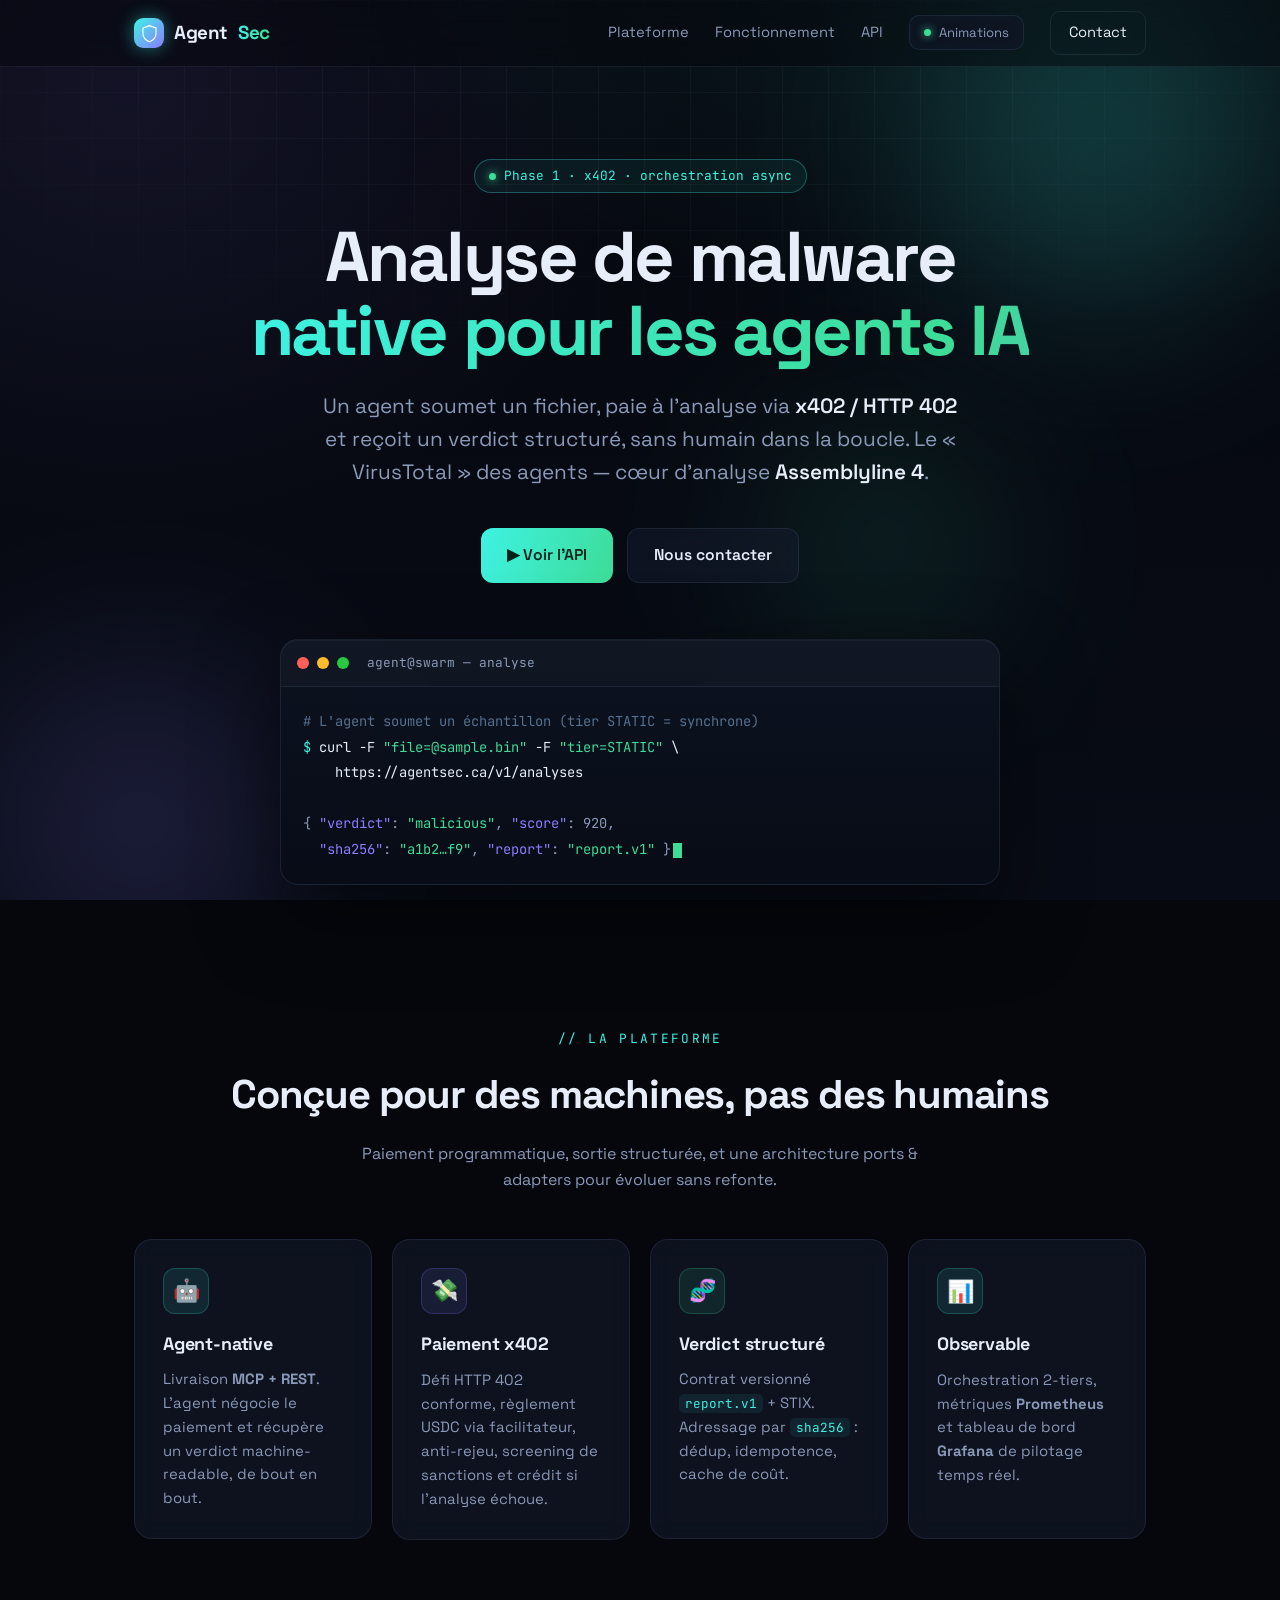
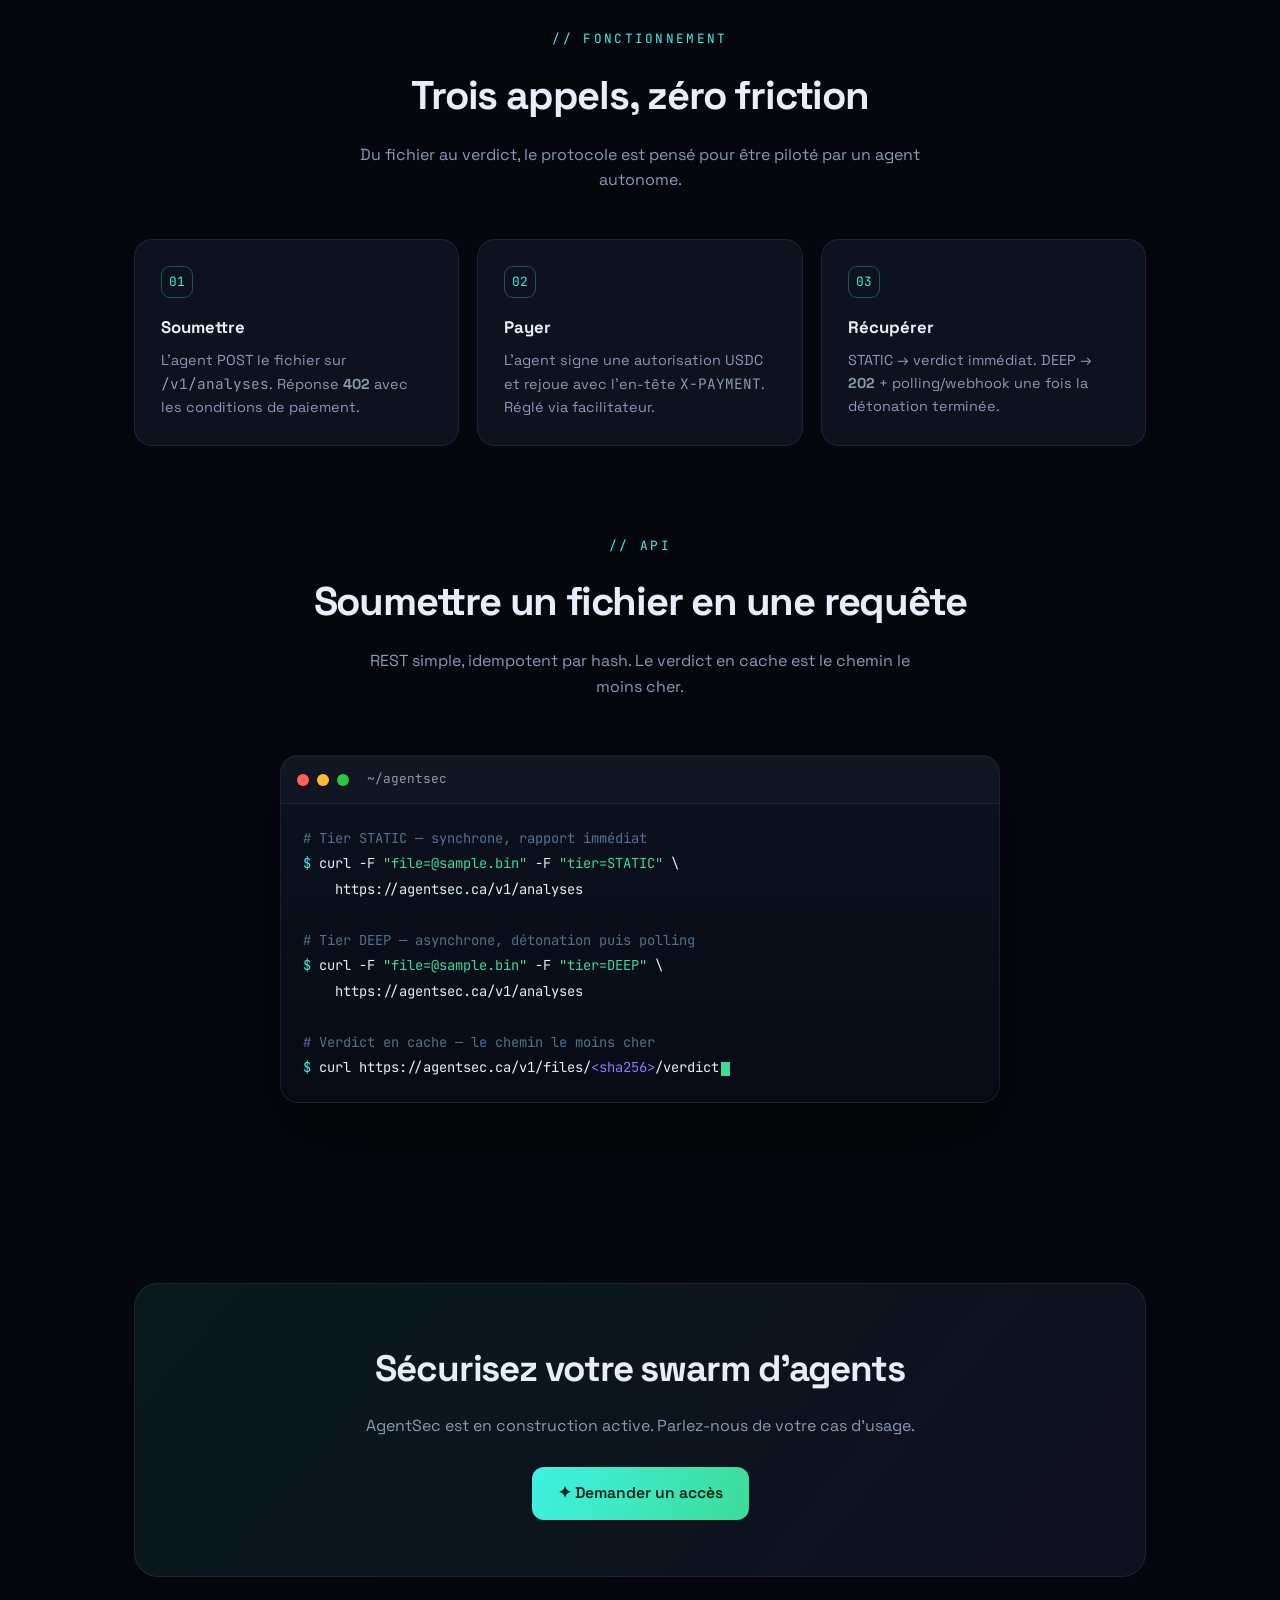
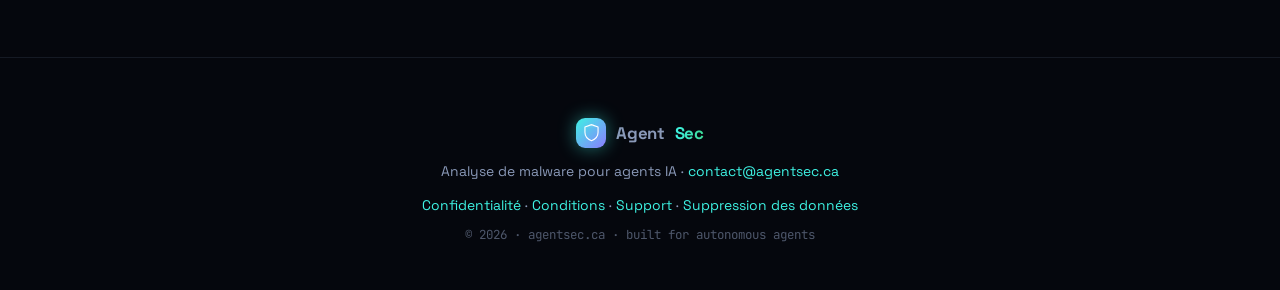
<file: index.html>
<!DOCTYPE html>
<html lang="fr">
<head>
  <meta charset="UTF-8" />
  <meta name="viewport" content="width=device-width, initial-scale=1.0" />
  <title>AgentSec — Analyse de malware pour agents IA</title>
  <meta name="description" content="AgentSec : le « VirusTotal » conçu pour les agents IA. Un agent soumet un fichier, paie à l'analyse via x402 / HTTP 402, et reçoit un verdict structuré. Cœur d'analyse : Assemblyline 4." />

  <meta property="og:type" content="website" />
  <meta property="og:title" content="AgentSec — Analyse de malware pour agents IA" />
  <meta property="og:description" content="Le « VirusTotal » destiné aux agents IA. Paiement à l'analyse via x402, verdict structuré, cœur Assemblyline 4." />
  <meta property="og:url" content="https://agentsec.ca" />

  <link rel="icon" href="data:image/svg+xml,&lt;svg xmlns='http://www.w3.org/2000/svg' viewBox='0 0 100 100'&gt;&lt;text y='.9em' font-size='90'&gt;🛡️&lt;/text&gt;&lt;/svg&gt;" />

  <link rel="preconnect" href="https://fonts.googleapis.com" />
  <link rel="preconnect" href="https://fonts.gstatic.com" crossorigin />
  <link href="https://fonts.googleapis.com/css2?family=Space+Grotesk:wght@400;500;600;700&family=JetBrains+Mono:wght@400;500&display=swap" rel="stylesheet" />

  <style>
    :root {
      --bg: #05070d;
      --bg2: #080c16;
      --text: #e8eef9;
      --muted: #8a99b8;
      --faint: #5a6b8c;
      --cyan: #3ef2e3;
      --green: #3ddc97;
      --violet: #8b7cff;
      --border: rgba(140,160,200,0.12);
      --glass: rgba(20,28,46,0.55);
      --radius: 18px;
    }
    * { box-sizing: border-box; margin: 0; padding: 0; }
    html { scroll-behavior: smooth; }
    body {
      font-family: "Space Grotesk", -apple-system, BlinkMacSystemFont, "Segoe UI", sans-serif;
      background: var(--bg);
      color: var(--text);
      line-height: 1.6;
      overflow-x: hidden;
      -webkit-font-smoothing: antialiased;
      position: relative;
    }
    code, .mono { font-family: "JetBrains Mono", monospace; }

    /* ---------- Animated backdrop ---------- */
    .bg-layer { position: fixed; inset: 0; z-index: -2; overflow: hidden; background:
        radial-gradient(1200px 700px at 80% -10%, rgba(62,242,227,0.10), transparent 60%),
        radial-gradient(1000px 800px at 10% 10%, rgba(139,124,255,0.10), transparent 55%),
        linear-gradient(180deg, var(--bg) 0%, var(--bg2) 100%);
    }
    .orb { position: absolute; border-radius: 50%; filter: blur(80px); opacity: .55; }
    .orb.a { width: 520px; height: 520px; background: radial-gradient(circle, rgba(62,242,227,.45), transparent 70%); top: -120px; right: -80px; animation: drift1 18s ease-in-out infinite; }
    .orb.b { width: 480px; height: 480px; background: radial-gradient(circle, rgba(139,124,255,.40), transparent 70%); bottom: -160px; left: -100px; animation: drift2 22s ease-in-out infinite; }
    .orb.c { width: 360px; height: 360px; background: radial-gradient(circle, rgba(61,220,151,.30), transparent 70%); top: 40%; left: 55%; animation: drift1 26s ease-in-out infinite reverse; }
    @keyframes drift1 { 0%,100% { transform: translate(0,0) scale(1); } 50% { transform: translate(-60px,50px) scale(1.12); } }
    @keyframes drift2 { 0%,100% { transform: translate(0,0) scale(1); } 50% { transform: translate(70px,-40px) scale(1.1); } }

    /* perspective grid */
    .grid-floor { position: fixed; inset: 0; z-index: -1; pointer-events: none;
      background-image: linear-gradient(rgba(140,160,200,.06) 1px, transparent 1px), linear-gradient(90deg, rgba(140,160,200,.06) 1px, transparent 1px);
      background-size: 46px 46px;
      mask-image: radial-gradient(ellipse 90% 60% at 50% 0%, #000 30%, transparent 75%);
      -webkit-mask-image: radial-gradient(ellipse 90% 60% at 50% 0%, #000 30%, transparent 75%);
    }

    .wrap { max-width: 1060px; margin: 0 auto; padding: 0 24px; position: relative; z-index: 1; }

    /* ---------- Nav ---------- */
    nav { position: sticky; top: 0; z-index: 50; backdrop-filter: blur(14px); -webkit-backdrop-filter: blur(14px); border-bottom: 1px solid var(--border); background: rgba(5,7,13,.5); }
    nav .wrap { display: flex; align-items: center; justify-content: space-between; height: 66px; }
    .brand { display: flex; align-items: center; gap: 10px; font-weight: 700; font-size: 1.18rem; letter-spacing: -.02em; }
    .brand .mark { width: 30px; height: 30px; display: grid; place-items: center; border-radius: 9px; background: linear-gradient(135deg, var(--cyan), var(--violet)); box-shadow: 0 0 18px rgba(62,242,227,.45); position: relative; overflow: hidden; animation: markGlow 2.8s ease-in-out infinite; }
    .brand .mark .logo { width: 21px; height: 21px; display: block; }
    .lg-shield { stroke-dasharray: 100; stroke-dashoffset: 0; animation: lgDraw 4s ease-in-out infinite; }
    .lg-scan { animation: lgScan 2.8s cubic-bezier(.4,0,.2,1) infinite; filter: drop-shadow(0 0 3px rgba(255,255,255,.9)); }
    .lg-check { stroke-dasharray: 100; stroke-dashoffset: 100; animation: lgCheck 4s ease-in-out infinite; }
    @keyframes lgDraw { 0% { stroke-dashoffset: 100; opacity: .45; } 40%, 100% { stroke-dashoffset: 0; opacity: 1; } }
    @keyframes lgScan { 0% { transform: translateY(1px); opacity: 0; } 12% { opacity: 1; } 55% { transform: translateY(25px); opacity: 1; } 70% { opacity: 0; } 100% { transform: translateY(1px); opacity: 0; } }
    @keyframes lgCheck { 0%, 45% { stroke-dashoffset: 100; } 62%, 100% { stroke-dashoffset: 0; } }
    @keyframes markGlow { 0%, 100% { box-shadow: 0 0 14px rgba(62,242,227,.4); } 50% { box-shadow: 0 0 24px rgba(62,242,227,.75); } }

    /* ---------- Motion toggle ---------- */
    .motion-toggle { display: inline-flex; align-items: center; gap: 8px; padding: 8px 14px; border-radius: 10px; border: 1px solid var(--border); background: var(--glass); color: var(--muted); font-family: inherit; font-size: .82rem; cursor: pointer; transition: color .2s, border-color .2s; backdrop-filter: blur(8px); -webkit-backdrop-filter: blur(8px); }
    .motion-toggle:hover { color: var(--text); border-color: var(--cyan); }
    .motion-toggle .mt-dot { width: 7px; height: 7px; border-radius: 50%; background: var(--green); box-shadow: 0 0 9px var(--green); transition: background .2s, box-shadow .2s; }
    .motion-toggle.is-off { color: var(--faint); }
    .motion-toggle.is-off .mt-dot { background: var(--faint); box-shadow: none; }

    /* ---------- Reduced-motion mode (auto via OS pref, or manual toggle) ---------- */
    .reduce-motion * { transition-duration: .001s !important; transition-delay: 0s !important; }
    .reduce-motion .orb { animation: none !important; }
    .reduce-motion .hero h1 .grad { animation: none !important; background-position: 0 0; }
    .reduce-motion .pill .dot { animation: none !important; }
    .reduce-motion .cursor { animation: none !important; opacity: 1; }
    .reduce-motion .mark { animation: none !important; }
    .reduce-motion .lg-shield, .reduce-motion .lg-check { animation: none !important; stroke-dashoffset: 0 !important; }
    .reduce-motion .lg-scan { animation: none !important; opacity: 0 !important; }
    .reduce-motion .reveal { opacity: 1 !important; transform: none !important; }
    .brand b { background: linear-gradient(90deg, var(--cyan), var(--green)); -webkit-background-clip: text; background-clip: text; color: transparent; }
    .nav-links { display: flex; gap: 26px; align-items: center; }
    .nav-links a { color: var(--muted); text-decoration: none; font-size: .92rem; transition: color .2s; }
    .nav-links a:hover { color: var(--text); }
    .nav-cta { padding: 9px 18px; border-radius: 10px; border: 1px solid var(--border); color: var(--text) !important; transition: all .2s; }
    .nav-cta:hover { border-color: var(--cyan); box-shadow: 0 0 16px rgba(62,242,227,.25); }
    @media (max-width: 680px) { .nav-links a:not(.nav-cta) { display: none; } }

    /* ---------- Hero ---------- */
    .hero { padding: 92px 0 64px; text-align: center; }
    .pill { display: inline-flex; align-items: center; gap: 8px; font-size: .8rem; color: var(--cyan); border: 1px solid rgba(62,242,227,.3); background: rgba(62,242,227,.06); padding: 6px 14px; border-radius: 999px; margin-bottom: 28px; font-family: "JetBrains Mono", monospace; }
    .pill .dot { width: 7px; height: 7px; border-radius: 50%; background: var(--green); box-shadow: 0 0 10px var(--green); animation: pulse 1.8s infinite; }
    @keyframes pulse { 0%,100% { opacity: 1; } 50% { opacity: .35; } }
    .hero h1 { font-size: clamp(2.4rem, 6.5vw, 4.4rem); line-height: 1.04; letter-spacing: -.035em; font-weight: 700; margin-bottom: 22px; }
    .hero h1 .grad { background: linear-gradient(110deg, var(--cyan) 0%, var(--green) 45%, var(--violet) 100%); background-size: 200% auto; -webkit-background-clip: text; background-clip: text; color: transparent; animation: shimmer 6s linear infinite; }
    @keyframes shimmer { to { background-position: 200% center; } }
    .hero p.lead { font-size: clamp(1.05rem, 2.4vw, 1.3rem); color: var(--muted); max-width: 640px; margin: 0 auto 38px; }
    .hero p.lead strong { color: var(--text); font-weight: 600; }
    .cta { display: flex; gap: 14px; justify-content: center; flex-wrap: wrap; }
    .btn { display: inline-flex; align-items: center; gap: 9px; padding: 14px 26px; border-radius: 12px; font-weight: 600; font-size: .98rem; text-decoration: none; transition: transform .18s ease, box-shadow .25s ease; }
    .btn-primary { color: #04221a; background: linear-gradient(110deg, var(--cyan), var(--green)); box-shadow: 0 0 0 rgba(62,242,227,0); }
    .btn-primary:hover { transform: translateY(-3px); box-shadow: 0 12px 40px rgba(62,242,227,.4); }
    .btn-ghost { color: var(--text); border: 1px solid var(--border); background: var(--glass); backdrop-filter: blur(8px); }
    .btn-ghost:hover { transform: translateY(-3px); border-color: var(--violet); box-shadow: 0 0 24px rgba(139,124,255,.3); }

    /* ---------- Terminal card ---------- */
    .terminal { margin: 56px auto 0; max-width: 720px; text-align: left; border-radius: var(--radius); border: 1px solid var(--border); background: linear-gradient(180deg, rgba(13,19,33,.9), rgba(8,12,22,.9)); box-shadow: 0 30px 80px rgba(0,0,0,.5), inset 0 1px 0 rgba(255,255,255,.04); overflow: hidden; backdrop-filter: blur(10px); }
    .term-bar { display: flex; align-items: center; gap: 8px; padding: 13px 16px; border-bottom: 1px solid var(--border); background: rgba(255,255,255,.02); }
    .term-bar i { width: 12px; height: 12px; border-radius: 50%; display: inline-block; }
    .term-bar .r { background: #ff5f57; } .term-bar .y { background: #febc2e; } .term-bar .g { background: #28c840; }
    .term-bar span { margin-left: 10px; color: var(--faint); font-size: .8rem; font-family: "JetBrains Mono", monospace; color: var(--muted); }
    .term-body { padding: 22px; font-family: "JetBrains Mono", monospace; font-size: .86rem; line-height: 1.85; overflow-x: auto; }
    .term-body .c { color: #56708f; }
    .term-body .p { color: var(--cyan); }
    .term-body .s { color: var(--green); }
    .term-body .k { color: var(--violet); }
    .term-body .out { color: var(--muted); }
    .cursor { display: inline-block; width: 9px; height: 1.05em; background: var(--green); vertical-align: text-bottom; margin-left: 2px; animation: blink 1.1s steps(1) infinite; }
    @keyframes blink { 50% { opacity: 0; } }

    /* ---------- Section headings ---------- */
    section.block { padding: 80px 0 10px; }
    .eyebrow { text-align: center; font-family: "JetBrains Mono", monospace; font-size: .8rem; letter-spacing: .18em; text-transform: uppercase; color: var(--cyan); margin-bottom: 14px; }
    .block h2 { text-align: center; font-size: clamp(1.7rem, 4vw, 2.5rem); letter-spacing: -.03em; margin-bottom: 14px; font-weight: 700; }
    .block .sub { text-align: center; color: var(--muted); max-width: 560px; margin: 0 auto 46px; }

    /* ---------- Feature cards ---------- */
    .grid-cards { display: grid; grid-template-columns: repeat(auto-fit, minmax(238px, 1fr)); gap: 20px; }
    .card { position: relative; padding: 28px; border-radius: var(--radius); border: 1px solid var(--border); background: var(--glass); backdrop-filter: blur(12px); overflow: hidden; transition: transform .25s ease, border-color .25s ease; }
    .card::before { content: ""; position: absolute; inset: 0; border-radius: inherit; padding: 1px; background: linear-gradient(130deg, transparent, rgba(62,242,227,.5), transparent); -webkit-mask: linear-gradient(#000 0 0) content-box, linear-gradient(#000 0 0); -webkit-mask-composite: xor; mask-composite: exclude; opacity: 0; transition: opacity .3s; }
    .card:hover { transform: translateY(-6px); }
    .card:hover::before { opacity: 1; }
    .card .ico { width: 46px; height: 46px; display: grid; place-items: center; border-radius: 12px; font-size: 22px; margin-bottom: 16px; background: rgba(62,242,227,.1); border: 1px solid rgba(62,242,227,.2); }
    .card:nth-child(2) .ico { background: rgba(139,124,255,.1); border-color: rgba(139,124,255,.22); }
    .card:nth-child(3) .ico { background: rgba(61,220,151,.1); border-color: rgba(61,220,151,.22); }
    .card:nth-child(4) .ico { background: rgba(62,242,227,.1); border-color: rgba(62,242,227,.2); }
    .card h3 { font-size: 1.12rem; margin-bottom: 9px; letter-spacing: -.01em; }
    .card p { color: var(--muted); font-size: .93rem; }
    .card p code { color: var(--cyan); background: rgba(62,242,227,.08); padding: 1px 6px; border-radius: 5px; font-size: .85em; }

    /* ---------- Flow steps ---------- */
    .flow { display: grid; grid-template-columns: repeat(3, 1fr); gap: 18px; position: relative; }
    @media (max-width: 720px) { .flow { grid-template-columns: 1fr; } }
    .step { position: relative; padding: 26px; border-radius: var(--radius); border: 1px solid var(--border); background: var(--glass); backdrop-filter: blur(10px); }
    .step .num { font-family: "JetBrains Mono", monospace; font-size: .8rem; color: var(--cyan); border: 1px solid rgba(62,242,227,.3); width: 32px; height: 32px; border-radius: 9px; display: grid; place-items: center; margin-bottom: 16px; }
    .step h4 { font-size: 1.05rem; margin-bottom: 8px; }
    .step p { color: var(--muted); font-size: .9rem; }

    /* ---------- Reveal animation ---------- */
    .reveal { opacity: 0; transform: translateY(26px); transition: opacity .7s ease, transform .7s ease; }
    .reveal.in { opacity: 1; transform: none; }

    /* ---------- CTA banner ---------- */
    .banner { margin-top: 90px; padding: 56px 30px; border-radius: 24px; text-align: center; border: 1px solid var(--border); background: linear-gradient(130deg, rgba(62,242,227,.08), rgba(139,124,255,.08)); position: relative; overflow: hidden; }
    .banner h2 { font-size: clamp(1.6rem, 4vw, 2.3rem); letter-spacing: -.03em; margin-bottom: 14px; }
    .banner p { color: var(--muted); margin-bottom: 28px; }

    footer { padding: 60px 0 46px; text-align: center; color: var(--muted); font-size: .87rem; border-top: 1px solid var(--border); margin-top: 70px; }
    footer .brand { justify-content: center; margin-bottom: 12px; font-size: 1.05rem; }
    footer a { color: var(--cyan); text-decoration: none; }
    footer a:hover { text-decoration: underline; }
    footer .meta { opacity: .55; margin-top: 8px; font-family: "JetBrains Mono", monospace; font-size: .78rem; }
  </style>

  <script>
    // Apply motion preference BEFORE paint (no flash). Stored choice wins; else follow OS pref.
    (function () {
      try {
        var stored = localStorage.getItem('agentsec-motion');
        var reduced = stored ? stored === 'reduced'
          : window.matchMedia('(prefers-reduced-motion: reduce)').matches;
        if (reduced) document.documentElement.classList.add('reduce-motion');
      } catch (e) {}
    })();
  </script>
</head>
<body>
  <div class="bg-layer">
    <div class="orb a"></div>
    <div class="orb b"></div>
    <div class="orb c"></div>
  </div>
  <div class="grid-floor"></div>

  <nav>
    <div class="wrap">
      <div class="brand"><span class="mark"><svg class="logo" viewBox="0 0 32 32" fill="none" aria-hidden="true"><defs><clipPath id="logoClip"><path d="M16 4 26 7.6V15.6C26 22.4 21.6 26.4 16 28.6 10.4 26.4 6 22.4 6 15.6V7.6Z"/></clipPath></defs><path class="lg-shield" pathLength="100" d="M16 4 26 7.6V15.6C26 22.4 21.6 26.4 16 28.6 10.4 26.4 6 22.4 6 15.6V7.6Z" stroke="#fff" stroke-width="1.7" stroke-linejoin="round"/><g clip-path="url(#logoClip)"><rect class="lg-scan" x="4" y="0" width="24" height="2.6" fill="#fff"/></g><path class="lg-check" pathLength="100" d="M11.5 16 14.7 19.3 20.5 13" stroke="#04221a" stroke-width="2.4" stroke-linecap="round" stroke-linejoin="round"/></svg></span> Agent<b>Sec</b></div>
      <div class="nav-links">
        <a href="#features">Plateforme</a>
        <a href="#flow">Fonctionnement</a>
        <a href="#api">API</a>
        <button id="motionToggle" class="motion-toggle" type="button" aria-pressed="true" title="Activer ou réduire les animations">
          <span class="mt-dot"></span><span class="mt-label">Animations</span>
        </button>
        <a class="nav-cta" href="mailto:contact@agentsec.ca">Contact</a>
      </div>
    </div>
  </nav>

  <header class="hero wrap">
    <div class="pill"><span class="dot"></span> Phase 1 · x402 · orchestration async</div>
    <h1>Analyse de malware<br /><span class="grad">native pour les agents IA</span></h1>
    <p class="lead">
      Un agent soumet un fichier, paie à l'analyse via <strong>x402 / HTTP&nbsp;402</strong>
      et reçoit un verdict structuré, sans humain dans la boucle. Le « VirusTotal » des agents —
      cœur d'analyse <strong>Assemblyline&nbsp;4</strong>.
    </p>
    <div class="cta">
      <a class="btn btn-primary" href="#api">▶ Voir l'API</a>
      <a class="btn btn-ghost" href="mailto:contact@agentsec.ca">Nous contacter</a>
    </div>

    <div class="terminal reveal">
      <div class="term-bar"><i class="r"></i><i class="y"></i><i class="g"></i><span>agent@swarm — analyse</span></div>
      <div class="term-body">
<span class="c"># L'agent soumet un échantillon (tier STATIC = synchrone)</span><br />
<span class="p">$</span> curl -F <span class="s">"file=@sample.bin"</span> -F <span class="s">"tier=STATIC"</span> \<br />
&nbsp;&nbsp;&nbsp;&nbsp;https://agentsec.ca/v1/analyses<br />
<br />
<span class="out">{ </span><span class="k">"verdict"</span><span class="out">: </span><span class="s">"malicious"</span><span class="out">, </span><span class="k">"score"</span><span class="out">: 920,</span><br />
<span class="out">&nbsp;&nbsp;</span><span class="k">"sha256"</span><span class="out">: </span><span class="s">"a1b2…f9"</span><span class="out">, </span><span class="k">"report"</span><span class="out">: </span><span class="s">"report.v1"</span><span class="out"> }</span><span class="cursor"></span>
      </div>
    </div>
  </header>

  <main class="wrap">

    <section class="block" id="features">
      <div class="eyebrow reveal">// La plateforme</div>
      <h2 class="reveal">Conçue pour des machines, pas des humains</h2>
      <p class="sub reveal">Paiement programmatique, sortie structurée, et une architecture ports &amp; adapters pour évoluer sans refonte.</p>
      <div class="grid-cards">
        <div class="card reveal">
          <div class="ico">🤖</div>
          <h3>Agent-native</h3>
          <p>Livraison <strong>MCP + REST</strong>. L'agent négocie le paiement et récupère un verdict machine-readable, de bout en bout.</p>
        </div>
        <div class="card reveal">
          <div class="ico">💸</div>
          <h3>Paiement x402</h3>
          <p>Défi HTTP 402 conforme, règlement USDC via facilitateur, anti-rejeu, screening de sanctions et crédit si l'analyse échoue.</p>
        </div>
        <div class="card reveal">
          <div class="ico">🧬</div>
          <h3>Verdict structuré</h3>
          <p>Contrat versionné <code>report.v1</code> + STIX. Adressage par <code>sha256</code> : dédup, idempotence, cache de coût.</p>
        </div>
        <div class="card reveal">
          <div class="ico">📊</div>
          <h3>Observable</h3>
          <p>Orchestration 2-tiers, métriques <strong>Prometheus</strong> et tableau de bord <strong>Grafana</strong> de pilotage temps réel.</p>
        </div>
      </div>
    </section>

    <section class="block" id="flow">
      <div class="eyebrow reveal">// Fonctionnement</div>
      <h2 class="reveal">Trois appels, zéro friction</h2>
      <p class="sub reveal">Du fichier au verdict, le protocole est pensé pour être piloté par un agent autonome.</p>
      <div class="flow">
        <div class="step reveal">
          <div class="num">01</div>
          <h4>Soumettre</h4>
          <p>L'agent POST le fichier sur <code>/v1/analyses</code>. Réponse <strong>402</strong> avec les conditions de paiement.</p>
        </div>
        <div class="step reveal">
          <div class="num">02</div>
          <h4>Payer</h4>
          <p>L'agent signe une autorisation USDC et rejoue avec l'en-tête <code>X-PAYMENT</code>. Réglé via facilitateur.</p>
        </div>
        <div class="step reveal">
          <div class="num">03</div>
          <h4>Récupérer</h4>
          <p>STATIC → verdict immédiat. DEEP → <strong>202</strong> + polling/webhook une fois la détonation terminée.</p>
        </div>
      </div>
    </section>

    <section class="block" id="api">
      <div class="eyebrow reveal">// API</div>
      <h2 class="reveal">Soumettre un fichier en une requête</h2>
      <p class="sub reveal">REST simple, idempotent par hash. Le verdict en cache est le chemin le moins cher.</p>
      <div class="terminal reveal">
        <div class="term-bar"><i class="r"></i><i class="y"></i><i class="g"></i><span>~/agentsec</span></div>
        <div class="term-body">
<span class="c"># Tier STATIC — synchrone, rapport immédiat</span><br />
<span class="p">$</span> curl -F <span class="s">"file=@sample.bin"</span> -F <span class="s">"tier=STATIC"</span> \<br />
&nbsp;&nbsp;&nbsp;&nbsp;https://agentsec.ca/v1/analyses<br />
<br />
<span class="c"># Tier DEEP — asynchrone, détonation puis polling</span><br />
<span class="p">$</span> curl -F <span class="s">"file=@sample.bin"</span> -F <span class="s">"tier=DEEP"</span> \<br />
&nbsp;&nbsp;&nbsp;&nbsp;https://agentsec.ca/v1/analyses<br />
<br />
<span class="c"># Verdict en cache — le chemin le moins cher</span><br />
<span class="p">$</span> curl https://agentsec.ca/v1/files/<span class="k">&lt;sha256&gt;</span>/verdict<span class="cursor"></span>
        </div>
      </div>
    </section>

    <section class="block">
      <div class="banner reveal">
        <h2>Sécurisez votre swarm d'agents</h2>
        <p>AgentSec est en construction active. Parlez-nous de votre cas d'usage.</p>
        <a class="btn btn-primary" href="mailto:contact@agentsec.ca">✦ Demander un accès</a>
      </div>
    </section>

  </main>

  <footer>
    <div class="wrap">
      <div class="brand"><span class="mark"><svg class="logo" viewBox="0 0 32 32" fill="none" aria-hidden="true"><defs><clipPath id="logoClip"><path d="M16 4 26 7.6V15.6C26 22.4 21.6 26.4 16 28.6 10.4 26.4 6 22.4 6 15.6V7.6Z"/></clipPath></defs><path class="lg-shield" pathLength="100" d="M16 4 26 7.6V15.6C26 22.4 21.6 26.4 16 28.6 10.4 26.4 6 22.4 6 15.6V7.6Z" stroke="#fff" stroke-width="1.7" stroke-linejoin="round"/><g clip-path="url(#logoClip)"><rect class="lg-scan" x="4" y="0" width="24" height="2.6" fill="#fff"/></g><path class="lg-check" pathLength="100" d="M11.5 16 14.7 19.3 20.5 13" stroke="#04221a" stroke-width="2.4" stroke-linecap="round" stroke-linejoin="round"/></svg></span> Agent<b>Sec</b></div>
      <p>Analyse de malware pour agents IA · <a href="mailto:contact@agentsec.ca">contact@agentsec.ca</a></p>
      <p class="foot-links" style="margin:12px 0 4px"><a href="/privacy.html">Confidentialité</a> · <a href="/terms.html">Conditions</a> · <a href="/support.html">Support</a> · <a href="/delete-data.html">Suppression des données</a></p>
      <p class="meta">© 2026 · agentsec.ca · built for autonomous agents</p>
    </div>
  </footer>

  <script>
    // Reveal on scroll
    const io = new IntersectionObserver((entries) => {
      entries.forEach((e) => { if (e.isIntersecting) { e.target.classList.add('in'); io.unobserve(e.target); } });
    }, { threshold: 0.12 });
    document.querySelectorAll('.reveal').forEach((el, i) => {
      el.style.transitionDelay = (Math.min(i, 6) * 60) + 'ms';
      io.observe(el);
    });

    // Motion toggle
    (function () {
      const root = document.documentElement;
      const btn = document.getElementById('motionToggle');
      if (!btn) return;
      const label = btn.querySelector('.mt-label');
      function render(reduced) {
        btn.classList.toggle('is-off', reduced);
        btn.setAttribute('aria-pressed', String(!reduced));
        label.textContent = reduced ? 'Animations off' : 'Animations';
        btn.title = reduced ? 'Activer les animations' : 'Réduire les animations';
      }
      render(root.classList.contains('reduce-motion'));
      btn.addEventListener('click', () => {
        const reduced = !root.classList.contains('reduce-motion');
        root.classList.toggle('reduce-motion', reduced);
        try { localStorage.setItem('agentsec-motion', reduced ? 'reduced' : 'full'); } catch (e) {}
        render(reduced);
      });
      // If the visitor never chose, keep following live OS-pref changes.
      const mq = window.matchMedia('(prefers-reduced-motion: reduce)');
      (mq.addEventListener ? mq.addEventListener.bind(mq, 'change') : mq.addListener.bind(mq))((e) => {
        let stored; try { stored = localStorage.getItem('agentsec-motion'); } catch (_) {}
        if (!stored) { root.classList.toggle('reduce-motion', e.matches); render(e.matches); }
      });
    })();
  </script>
</body>
</html>
</file>
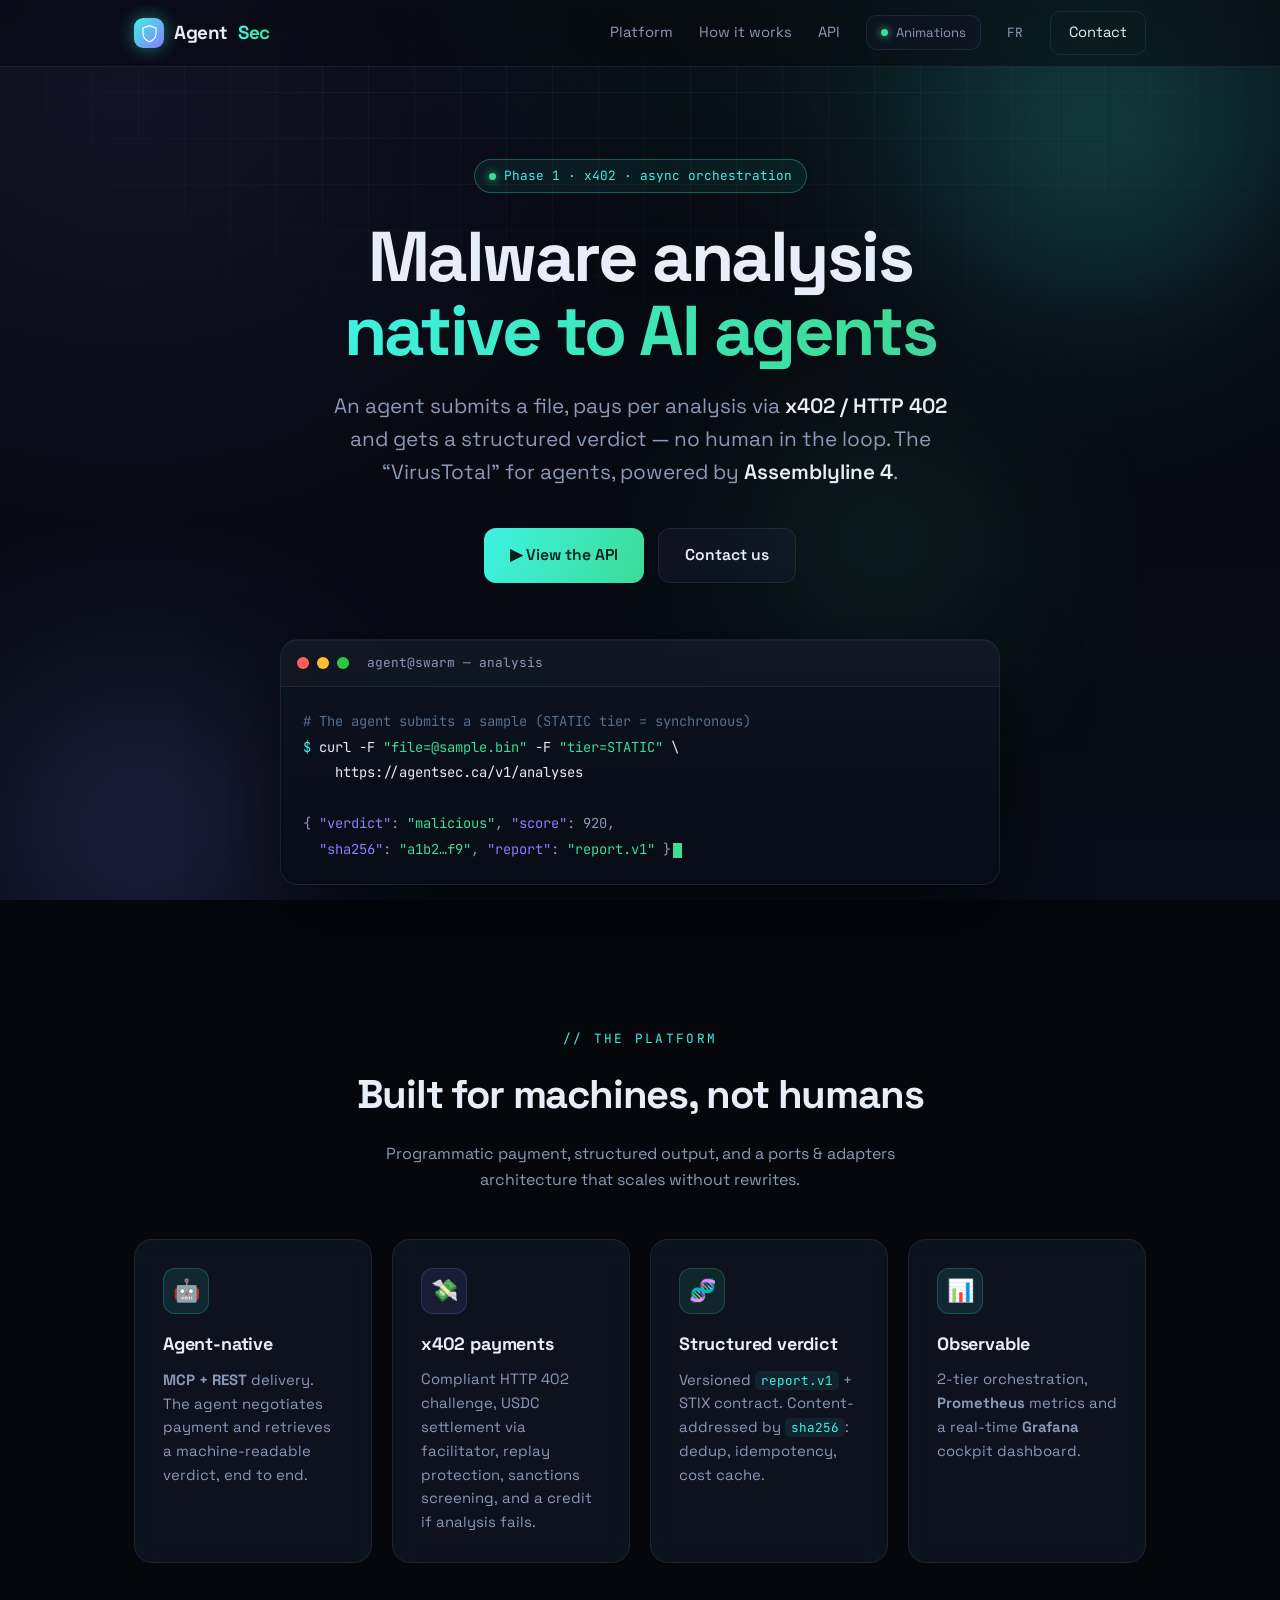
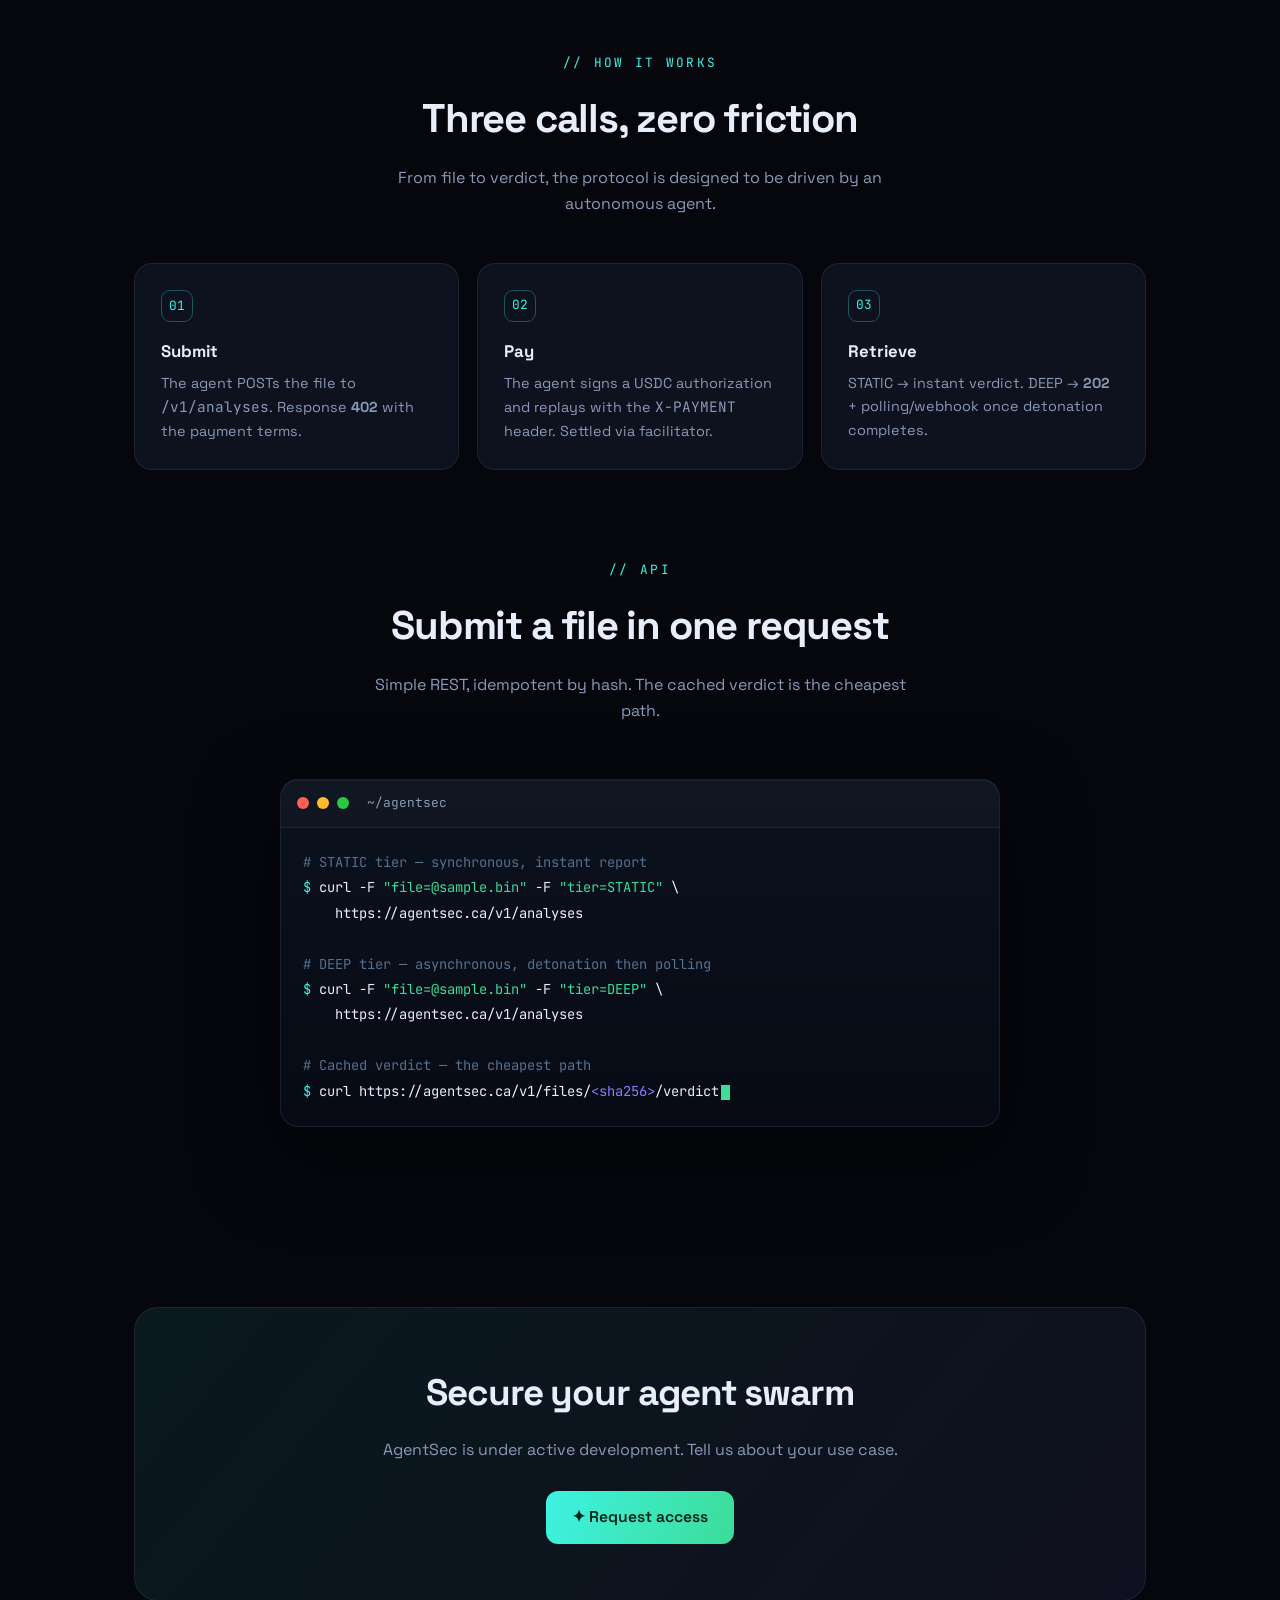
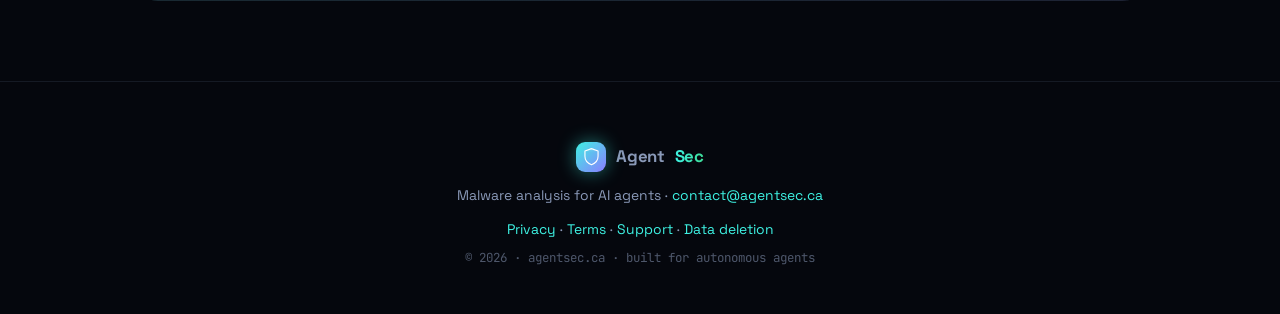
<file: en/index.html>
<!DOCTYPE html>
<html lang="en">
<head>
  <meta charset="UTF-8" />
  <meta name="viewport" content="width=device-width, initial-scale=1.0" />
  <title>AgentSec — Malware analysis for AI agents</title>
  <meta name="description" content="AgentSec: the “VirusTotal” built for AI agents. An agent submits a file, pays per analysis via x402 / HTTP 402, and gets a structured verdict. Analysis core: Assemblyline 4." />

  <meta property="og:type" content="website" />
  <meta property="og:title" content="AgentSec — Malware analysis for AI agents" />
  <meta property="og:description" content="The “VirusTotal” for AI agents. Pay-per-analysis via x402, structured verdict, Assemblyline 4 core." />
  <meta property="og:url" content="https://agentsec.ca/en" />

  <link rel="alternate" hreflang="fr" href="https://agentsec.ca/" />
  <link rel="alternate" hreflang="en" href="https://agentsec.ca/en/" />
  <link rel="alternate" hreflang="x-default" href="https://agentsec.ca/" />

  <link rel="icon" href="data:image/svg+xml,&lt;svg xmlns='http://www.w3.org/2000/svg' viewBox='0 0 100 100'&gt;&lt;text y='.9em' font-size='90'&gt;🛡️&lt;/text&gt;&lt;/svg&gt;" />

  <link rel="preconnect" href="https://fonts.googleapis.com" />
  <link rel="preconnect" href="https://fonts.gstatic.com" crossorigin />
  <link href="https://fonts.googleapis.com/css2?family=Space+Grotesk:wght@400;500;600;700&family=JetBrains+Mono:wght@400;500&display=swap" rel="stylesheet" />

  <style>
    :root {
      --bg: #05070d;
      --bg2: #080c16;
      --text: #e8eef9;
      --muted: #8a99b8;
      --faint: #5a6b8c;
      --cyan: #3ef2e3;
      --green: #3ddc97;
      --violet: #8b7cff;
      --border: rgba(140,160,200,0.12);
      --glass: rgba(20,28,46,0.55);
      --radius: 18px;
    }
    * { box-sizing: border-box; margin: 0; padding: 0; }
    html { scroll-behavior: smooth; }
    body {
      font-family: "Space Grotesk", -apple-system, BlinkMacSystemFont, "Segoe UI", sans-serif;
      background: var(--bg);
      color: var(--text);
      line-height: 1.6;
      overflow-x: hidden;
      -webkit-font-smoothing: antialiased;
      position: relative;
    }
    code, .mono { font-family: "JetBrains Mono", monospace; }

    /* ---------- Animated backdrop ---------- */
    .bg-layer { position: fixed; inset: 0; z-index: -2; overflow: hidden; background:
        radial-gradient(1200px 700px at 80% -10%, rgba(62,242,227,0.10), transparent 60%),
        radial-gradient(1000px 800px at 10% 10%, rgba(139,124,255,0.10), transparent 55%),
        linear-gradient(180deg, var(--bg) 0%, var(--bg2) 100%);
    }
    .orb { position: absolute; border-radius: 50%; filter: blur(80px); opacity: .55; }
    .orb.a { width: 520px; height: 520px; background: radial-gradient(circle, rgba(62,242,227,.45), transparent 70%); top: -120px; right: -80px; animation: drift1 18s ease-in-out infinite; }
    .orb.b { width: 480px; height: 480px; background: radial-gradient(circle, rgba(139,124,255,.40), transparent 70%); bottom: -160px; left: -100px; animation: drift2 22s ease-in-out infinite; }
    .orb.c { width: 360px; height: 360px; background: radial-gradient(circle, rgba(61,220,151,.30), transparent 70%); top: 40%; left: 55%; animation: drift1 26s ease-in-out infinite reverse; }
    @keyframes drift1 { 0%,100% { transform: translate(0,0) scale(1); } 50% { transform: translate(-60px,50px) scale(1.12); } }
    @keyframes drift2 { 0%,100% { transform: translate(0,0) scale(1); } 50% { transform: translate(70px,-40px) scale(1.1); } }

    /* perspective grid */
    .grid-floor { position: fixed; inset: 0; z-index: -1; pointer-events: none;
      background-image: linear-gradient(rgba(140,160,200,.06) 1px, transparent 1px), linear-gradient(90deg, rgba(140,160,200,.06) 1px, transparent 1px);
      background-size: 46px 46px;
      mask-image: radial-gradient(ellipse 90% 60% at 50% 0%, #000 30%, transparent 75%);
      -webkit-mask-image: radial-gradient(ellipse 90% 60% at 50% 0%, #000 30%, transparent 75%);
    }

    .wrap { max-width: 1060px; margin: 0 auto; padding: 0 24px; position: relative; z-index: 1; }

    /* ---------- Nav ---------- */
    nav { position: sticky; top: 0; z-index: 50; backdrop-filter: blur(14px); -webkit-backdrop-filter: blur(14px); border-bottom: 1px solid var(--border); background: rgba(5,7,13,.5); }
    nav .wrap { display: flex; align-items: center; justify-content: space-between; height: 66px; }
    .brand { display: flex; align-items: center; gap: 10px; font-weight: 700; font-size: 1.18rem; letter-spacing: -.02em; }
    .brand .mark { width: 30px; height: 30px; display: grid; place-items: center; border-radius: 9px; background: linear-gradient(135deg, var(--cyan), var(--violet)); box-shadow: 0 0 18px rgba(62,242,227,.45); position: relative; overflow: hidden; animation: markGlow 2.8s ease-in-out infinite; }
    .brand .mark .logo { width: 21px; height: 21px; display: block; }
    .lg-shield { stroke-dasharray: 100; stroke-dashoffset: 0; animation: lgDraw 4s ease-in-out infinite; }
    .lg-scan { animation: lgScan 2.8s cubic-bezier(.4,0,.2,1) infinite; filter: drop-shadow(0 0 3px rgba(255,255,255,.9)); }
    .lg-check { stroke-dasharray: 100; stroke-dashoffset: 100; animation: lgCheck 4s ease-in-out infinite; }
    @keyframes lgDraw { 0% { stroke-dashoffset: 100; opacity: .45; } 40%, 100% { stroke-dashoffset: 0; opacity: 1; } }
    @keyframes lgScan { 0% { transform: translateY(1px); opacity: 0; } 12% { opacity: 1; } 55% { transform: translateY(25px); opacity: 1; } 70% { opacity: 0; } 100% { transform: translateY(1px); opacity: 0; } }
    @keyframes lgCheck { 0%, 45% { stroke-dashoffset: 100; } 62%, 100% { stroke-dashoffset: 0; } }
    @keyframes markGlow { 0%, 100% { box-shadow: 0 0 14px rgba(62,242,227,.4); } 50% { box-shadow: 0 0 24px rgba(62,242,227,.75); } }

    /* ---------- Motion toggle ---------- */
    .motion-toggle { display: inline-flex; align-items: center; gap: 8px; padding: 8px 14px; border-radius: 10px; border: 1px solid var(--border); background: var(--glass); color: var(--muted); font-family: inherit; font-size: .82rem; cursor: pointer; transition: color .2s, border-color .2s; backdrop-filter: blur(8px); -webkit-backdrop-filter: blur(8px); }
    .motion-toggle:hover { color: var(--text); border-color: var(--cyan); }
    .motion-toggle .mt-dot { width: 7px; height: 7px; border-radius: 50%; background: var(--green); box-shadow: 0 0 9px var(--green); transition: background .2s, box-shadow .2s; }
    .motion-toggle.is-off { color: var(--faint); }
    .motion-toggle.is-off .mt-dot { background: var(--faint); box-shadow: none; }

    /* ---------- Reduced-motion mode (auto via OS pref, or manual toggle) ---------- */
    .reduce-motion * { transition-duration: .001s !important; transition-delay: 0s !important; }
    .reduce-motion .orb { animation: none !important; }
    .reduce-motion .hero h1 .grad { animation: none !important; background-position: 0 0; }
    .reduce-motion .pill .dot { animation: none !important; }
    .reduce-motion .cursor { animation: none !important; opacity: 1; }
    .reduce-motion .mark { animation: none !important; }
    .reduce-motion .lg-shield, .reduce-motion .lg-check { animation: none !important; stroke-dashoffset: 0 !important; }
    .reduce-motion .lg-scan { animation: none !important; opacity: 0 !important; }
    .reduce-motion .reveal { opacity: 1 !important; transform: none !important; }
    .brand b { background: linear-gradient(90deg, var(--cyan), var(--green)); -webkit-background-clip: text; background-clip: text; color: transparent; }
    .nav-links { display: flex; gap: 26px; align-items: center; }
    .nav-links a { color: var(--muted); text-decoration: none; font-size: .92rem; transition: color .2s; }
    .nav-links a:hover { color: var(--text); }
    .nav-cta { padding: 9px 18px; border-radius: 10px; border: 1px solid var(--border); color: var(--text) !important; transition: all .2s; }
    .nav-cta:hover { border-color: var(--cyan); box-shadow: 0 0 16px rgba(62,242,227,.25); }
    .lang-link { font-family: "JetBrains Mono", monospace; font-size: .8rem !important; letter-spacing: .04em; }
    @media (max-width: 680px) { .nav-links a:not(.nav-cta):not(.lang-link) { display: none; } }

    /* ---------- Hero ---------- */
    .hero { padding: 92px 0 64px; text-align: center; }
    .pill { display: inline-flex; align-items: center; gap: 8px; font-size: .8rem; color: var(--cyan); border: 1px solid rgba(62,242,227,.3); background: rgba(62,242,227,.06); padding: 6px 14px; border-radius: 999px; margin-bottom: 28px; font-family: "JetBrains Mono", monospace; }
    .pill .dot { width: 7px; height: 7px; border-radius: 50%; background: var(--green); box-shadow: 0 0 10px var(--green); animation: pulse 1.8s infinite; }
    @keyframes pulse { 0%,100% { opacity: 1; } 50% { opacity: .35; } }
    .hero h1 { font-size: clamp(2.4rem, 6.5vw, 4.4rem); line-height: 1.04; letter-spacing: -.035em; font-weight: 700; margin-bottom: 22px; }
    .hero h1 .grad { background: linear-gradient(110deg, var(--cyan) 0%, var(--green) 45%, var(--violet) 100%); background-size: 200% auto; -webkit-background-clip: text; background-clip: text; color: transparent; animation: shimmer 6s linear infinite; }
    @keyframes shimmer { to { background-position: 200% center; } }
    .hero p.lead { font-size: clamp(1.05rem, 2.4vw, 1.3rem); color: var(--muted); max-width: 640px; margin: 0 auto 38px; }
    .hero p.lead strong { color: var(--text); font-weight: 600; }
    .cta { display: flex; gap: 14px; justify-content: center; flex-wrap: wrap; }
    .btn { display: inline-flex; align-items: center; gap: 9px; padding: 14px 26px; border-radius: 12px; font-weight: 600; font-size: .98rem; text-decoration: none; transition: transform .18s ease, box-shadow .25s ease; }
    .btn-primary { color: #04221a; background: linear-gradient(110deg, var(--cyan), var(--green)); box-shadow: 0 0 0 rgba(62,242,227,0); }
    .btn-primary:hover { transform: translateY(-3px); box-shadow: 0 12px 40px rgba(62,242,227,.4); }
    .btn-ghost { color: var(--text); border: 1px solid var(--border); background: var(--glass); backdrop-filter: blur(8px); }
    .btn-ghost:hover { transform: translateY(-3px); border-color: var(--violet); box-shadow: 0 0 24px rgba(139,124,255,.3); }

    /* ---------- Terminal card ---------- */
    .terminal { margin: 56px auto 0; max-width: 720px; text-align: left; border-radius: var(--radius); border: 1px solid var(--border); background: linear-gradient(180deg, rgba(13,19,33,.9), rgba(8,12,22,.9)); box-shadow: 0 30px 80px rgba(0,0,0,.5), inset 0 1px 0 rgba(255,255,255,.04); overflow: hidden; backdrop-filter: blur(10px); }
    .term-bar { display: flex; align-items: center; gap: 8px; padding: 13px 16px; border-bottom: 1px solid var(--border); background: rgba(255,255,255,.02); }
    .term-bar i { width: 12px; height: 12px; border-radius: 50%; display: inline-block; }
    .term-bar .r { background: #ff5f57; } .term-bar .y { background: #febc2e; } .term-bar .g { background: #28c840; }
    .term-bar span { margin-left: 10px; color: var(--faint); font-size: .8rem; font-family: "JetBrains Mono", monospace; color: var(--muted); }
    .term-body { padding: 22px; font-family: "JetBrains Mono", monospace; font-size: .86rem; line-height: 1.85; overflow-x: auto; }
    .term-body .c { color: #56708f; }
    .term-body .p { color: var(--cyan); }
    .term-body .s { color: var(--green); }
    .term-body .k { color: var(--violet); }
    .term-body .out { color: var(--muted); }
    .cursor { display: inline-block; width: 9px; height: 1.05em; background: var(--green); vertical-align: text-bottom; margin-left: 2px; animation: blink 1.1s steps(1) infinite; }
    @keyframes blink { 50% { opacity: 0; } }

    /* ---------- Section headings ---------- */
    section.block { padding: 80px 0 10px; }
    .eyebrow { text-align: center; font-family: "JetBrains Mono", monospace; font-size: .8rem; letter-spacing: .18em; text-transform: uppercase; color: var(--cyan); margin-bottom: 14px; }
    .block h2 { text-align: center; font-size: clamp(1.7rem, 4vw, 2.5rem); letter-spacing: -.03em; margin-bottom: 14px; font-weight: 700; }
    .block .sub { text-align: center; color: var(--muted); max-width: 560px; margin: 0 auto 46px; }

    /* ---------- Feature cards ---------- */
    .grid-cards { display: grid; grid-template-columns: repeat(auto-fit, minmax(238px, 1fr)); gap: 20px; }
    .card { position: relative; padding: 28px; border-radius: var(--radius); border: 1px solid var(--border); background: var(--glass); backdrop-filter: blur(12px); overflow: hidden; transition: transform .25s ease, border-color .25s ease; }
    .card::before { content: ""; position: absolute; inset: 0; border-radius: inherit; padding: 1px; background: linear-gradient(130deg, transparent, rgba(62,242,227,.5), transparent); -webkit-mask: linear-gradient(#000 0 0) content-box, linear-gradient(#000 0 0); -webkit-mask-composite: xor; mask-composite: exclude; opacity: 0; transition: opacity .3s; }
    .card:hover { transform: translateY(-6px); }
    .card:hover::before { opacity: 1; }
    .card .ico { width: 46px; height: 46px; display: grid; place-items: center; border-radius: 12px; font-size: 22px; margin-bottom: 16px; background: rgba(62,242,227,.1); border: 1px solid rgba(62,242,227,.2); }
    .card:nth-child(2) .ico { background: rgba(139,124,255,.1); border-color: rgba(139,124,255,.22); }
    .card:nth-child(3) .ico { background: rgba(61,220,151,.1); border-color: rgba(61,220,151,.22); }
    .card:nth-child(4) .ico { background: rgba(62,242,227,.1); border-color: rgba(62,242,227,.2); }
    .card h3 { font-size: 1.12rem; margin-bottom: 9px; letter-spacing: -.01em; }
    .card p { color: var(--muted); font-size: .93rem; }
    .card p code { color: var(--cyan); background: rgba(62,242,227,.08); padding: 1px 6px; border-radius: 5px; font-size: .85em; }

    /* ---------- Flow steps ---------- */
    .flow { display: grid; grid-template-columns: repeat(3, 1fr); gap: 18px; position: relative; }
    @media (max-width: 720px) { .flow { grid-template-columns: 1fr; } }
    .step { position: relative; padding: 26px; border-radius: var(--radius); border: 1px solid var(--border); background: var(--glass); backdrop-filter: blur(10px); }
    .step .num { font-family: "JetBrains Mono", monospace; font-size: .8rem; color: var(--cyan); border: 1px solid rgba(62,242,227,.3); width: 32px; height: 32px; border-radius: 9px; display: grid; place-items: center; margin-bottom: 16px; }
    .step h4 { font-size: 1.05rem; margin-bottom: 8px; }
    .step p { color: var(--muted); font-size: .9rem; }

    /* ---------- Reveal animation ---------- */
    .reveal { opacity: 0; transform: translateY(26px); transition: opacity .7s ease, transform .7s ease; }
    .reveal.in { opacity: 1; transform: none; }

    /* ---------- CTA banner ---------- */
    .banner { margin-top: 90px; padding: 56px 30px; border-radius: 24px; text-align: center; border: 1px solid var(--border); background: linear-gradient(130deg, rgba(62,242,227,.08), rgba(139,124,255,.08)); position: relative; overflow: hidden; }
    .banner h2 { font-size: clamp(1.6rem, 4vw, 2.3rem); letter-spacing: -.03em; margin-bottom: 14px; }
    .banner p { color: var(--muted); margin-bottom: 28px; }

    footer { padding: 60px 0 46px; text-align: center; color: var(--muted); font-size: .87rem; border-top: 1px solid var(--border); margin-top: 70px; }
    footer .brand { justify-content: center; margin-bottom: 12px; font-size: 1.05rem; }
    footer a { color: var(--cyan); text-decoration: none; }
    footer a:hover { text-decoration: underline; }
    footer .meta { opacity: .55; margin-top: 8px; font-family: "JetBrains Mono", monospace; font-size: .78rem; }
  </style>

  <script>
    // Apply motion preference BEFORE paint (no flash). Stored choice wins; else follow OS pref.
    (function () {
      try {
        var stored = localStorage.getItem('agentsec-motion');
        var reduced = stored ? stored === 'reduced'
          : window.matchMedia('(prefers-reduced-motion: reduce)').matches;
        if (reduced) document.documentElement.classList.add('reduce-motion');
      } catch (e) {}
    })();
  </script>
</head>
<body>
  <div class="bg-layer">
    <div class="orb a"></div>
    <div class="orb b"></div>
    <div class="orb c"></div>
  </div>
  <div class="grid-floor"></div>

  <nav>
    <div class="wrap">
      <div class="brand"><span class="mark"><svg class="logo" viewBox="0 0 32 32" fill="none" aria-hidden="true"><defs><clipPath id="logoClip"><path d="M16 4 26 7.6V15.6C26 22.4 21.6 26.4 16 28.6 10.4 26.4 6 22.4 6 15.6V7.6Z"/></clipPath></defs><path class="lg-shield" pathLength="100" d="M16 4 26 7.6V15.6C26 22.4 21.6 26.4 16 28.6 10.4 26.4 6 22.4 6 15.6V7.6Z" stroke="#fff" stroke-width="1.7" stroke-linejoin="round"/><g clip-path="url(#logoClip)"><rect class="lg-scan" x="4" y="0" width="24" height="2.6" fill="#fff"/></g><path class="lg-check" pathLength="100" d="M11.5 16 14.7 19.3 20.5 13" stroke="#04221a" stroke-width="2.4" stroke-linecap="round" stroke-linejoin="round"/></svg></span> Agent<b>Sec</b></div>
      <div class="nav-links">
        <a href="#features">Platform</a>
        <a href="#flow">How it works</a>
        <a href="#api">API</a>
        <button id="motionToggle" class="motion-toggle" type="button" aria-pressed="true" title="Turn animations on or off">
          <span class="mt-dot"></span><span class="mt-label">Animations</span>
        </button>
        <a class="lang-link" href="/" hreflang="fr" title="Version française">FR</a>
        <a class="nav-cta" href="mailto:contact@agentsec.ca">Contact</a>
      </div>
    </div>
  </nav>

  <header class="hero wrap">
    <div class="pill"><span class="dot"></span> Phase 1 · x402 · async orchestration</div>
    <h1>Malware analysis<br /><span class="grad">native to AI agents</span></h1>
    <p class="lead">
      An agent submits a file, pays per analysis via <strong>x402 / HTTP&nbsp;402</strong>
      and gets a structured verdict — no human in the loop. The “VirusTotal” for agents,
      powered by <strong>Assemblyline&nbsp;4</strong>.
    </p>
    <div class="cta">
      <a class="btn btn-primary" href="#api">▶ View the API</a>
      <a class="btn btn-ghost" href="mailto:contact@agentsec.ca">Contact us</a>
    </div>

    <div class="terminal reveal">
      <div class="term-bar"><i class="r"></i><i class="y"></i><i class="g"></i><span>agent@swarm — analysis</span></div>
      <div class="term-body">
<span class="c"># The agent submits a sample (STATIC tier = synchronous)</span><br />
<span class="p">$</span> curl -F <span class="s">"file=@sample.bin"</span> -F <span class="s">"tier=STATIC"</span> \<br />
&nbsp;&nbsp;&nbsp;&nbsp;https://agentsec.ca/v1/analyses<br />
<br />
<span class="out">{ </span><span class="k">"verdict"</span><span class="out">: </span><span class="s">"malicious"</span><span class="out">, </span><span class="k">"score"</span><span class="out">: 920,</span><br />
<span class="out">&nbsp;&nbsp;</span><span class="k">"sha256"</span><span class="out">: </span><span class="s">"a1b2…f9"</span><span class="out">, </span><span class="k">"report"</span><span class="out">: </span><span class="s">"report.v1"</span><span class="out"> }</span><span class="cursor"></span>
      </div>
    </div>
  </header>

  <main class="wrap">

    <section class="block" id="features">
      <div class="eyebrow reveal">// The platform</div>
      <h2 class="reveal">Built for machines, not humans</h2>
      <p class="sub reveal">Programmatic payment, structured output, and a ports &amp; adapters architecture that scales without rewrites.</p>
      <div class="grid-cards">
        <div class="card reveal">
          <div class="ico">🤖</div>
          <h3>Agent-native</h3>
          <p><strong>MCP + REST</strong> delivery. The agent negotiates payment and retrieves a machine-readable verdict, end to end.</p>
        </div>
        <div class="card reveal">
          <div class="ico">💸</div>
          <h3>x402 payments</h3>
          <p>Compliant HTTP 402 challenge, USDC settlement via facilitator, replay protection, sanctions screening, and a credit if analysis fails.</p>
        </div>
        <div class="card reveal">
          <div class="ico">🧬</div>
          <h3>Structured verdict</h3>
          <p>Versioned <code>report.v1</code> + STIX contract. Content-addressed by <code>sha256</code>: dedup, idempotency, cost cache.</p>
        </div>
        <div class="card reveal">
          <div class="ico">📊</div>
          <h3>Observable</h3>
          <p>2-tier orchestration, <strong>Prometheus</strong> metrics and a real-time <strong>Grafana</strong> cockpit dashboard.</p>
        </div>
      </div>
    </section>

    <section class="block" id="flow">
      <div class="eyebrow reveal">// How it works</div>
      <h2 class="reveal">Three calls, zero friction</h2>
      <p class="sub reveal">From file to verdict, the protocol is designed to be driven by an autonomous agent.</p>
      <div class="flow">
        <div class="step reveal">
          <div class="num">01</div>
          <h4>Submit</h4>
          <p>The agent POSTs the file to <code>/v1/analyses</code>. Response <strong>402</strong> with the payment terms.</p>
        </div>
        <div class="step reveal">
          <div class="num">02</div>
          <h4>Pay</h4>
          <p>The agent signs a USDC authorization and replays with the <code>X-PAYMENT</code> header. Settled via facilitator.</p>
        </div>
        <div class="step reveal">
          <div class="num">03</div>
          <h4>Retrieve</h4>
          <p>STATIC → instant verdict. DEEP → <strong>202</strong> + polling/webhook once detonation completes.</p>
        </div>
      </div>
    </section>

    <section class="block" id="api">
      <div class="eyebrow reveal">// API</div>
      <h2 class="reveal">Submit a file in one request</h2>
      <p class="sub reveal">Simple REST, idempotent by hash. The cached verdict is the cheapest path.</p>
      <div class="terminal reveal">
        <div class="term-bar"><i class="r"></i><i class="y"></i><i class="g"></i><span>~/agentsec</span></div>
        <div class="term-body">
<span class="c"># STATIC tier — synchronous, instant report</span><br />
<span class="p">$</span> curl -F <span class="s">"file=@sample.bin"</span> -F <span class="s">"tier=STATIC"</span> \<br />
&nbsp;&nbsp;&nbsp;&nbsp;https://agentsec.ca/v1/analyses<br />
<br />
<span class="c"># DEEP tier — asynchronous, detonation then polling</span><br />
<span class="p">$</span> curl -F <span class="s">"file=@sample.bin"</span> -F <span class="s">"tier=DEEP"</span> \<br />
&nbsp;&nbsp;&nbsp;&nbsp;https://agentsec.ca/v1/analyses<br />
<br />
<span class="c"># Cached verdict — the cheapest path</span><br />
<span class="p">$</span> curl https://agentsec.ca/v1/files/<span class="k">&lt;sha256&gt;</span>/verdict<span class="cursor"></span>
        </div>
      </div>
    </section>

    <section class="block">
      <div class="banner reveal">
        <h2>Secure your agent swarm</h2>
        <p>AgentSec is under active development. Tell us about your use case.</p>
        <a class="btn btn-primary" href="mailto:contact@agentsec.ca">✦ Request access</a>
      </div>
    </section>

  </main>

  <footer>
    <div class="wrap">
      <div class="brand"><span class="mark"><svg class="logo" viewBox="0 0 32 32" fill="none" aria-hidden="true"><defs><clipPath id="logoClip"><path d="M16 4 26 7.6V15.6C26 22.4 21.6 26.4 16 28.6 10.4 26.4 6 22.4 6 15.6V7.6Z"/></clipPath></defs><path class="lg-shield" pathLength="100" d="M16 4 26 7.6V15.6C26 22.4 21.6 26.4 16 28.6 10.4 26.4 6 22.4 6 15.6V7.6Z" stroke="#fff" stroke-width="1.7" stroke-linejoin="round"/><g clip-path="url(#logoClip)"><rect class="lg-scan" x="4" y="0" width="24" height="2.6" fill="#fff"/></g><path class="lg-check" pathLength="100" d="M11.5 16 14.7 19.3 20.5 13" stroke="#04221a" stroke-width="2.4" stroke-linecap="round" stroke-linejoin="round"/></svg></span> Agent<b>Sec</b></div>
      <p>Malware analysis for AI agents · <a href="mailto:contact@agentsec.ca">contact@agentsec.ca</a></p>
      <p class="foot-links" style="margin:12px 0 4px"><a href="/en/privacy.html">Privacy</a> · <a href="/en/terms.html">Terms</a> · <a href="/en/support.html">Support</a> · <a href="/en/delete-data.html">Data deletion</a></p>
      <p class="meta">© 2026 · agentsec.ca · built for autonomous agents</p>
    </div>
  </footer>

  <script>
    // Reveal on scroll
    const io = new IntersectionObserver((entries) => {
      entries.forEach((e) => { if (e.isIntersecting) { e.target.classList.add('in'); io.unobserve(e.target); } });
    }, { threshold: 0.12 });
    document.querySelectorAll('.reveal').forEach((el, i) => {
      el.style.transitionDelay = (Math.min(i, 6) * 60) + 'ms';
      io.observe(el);
    });

    // Motion toggle
    (function () {
      const root = document.documentElement;
      const btn = document.getElementById('motionToggle');
      if (!btn) return;
      const label = btn.querySelector('.mt-label');
      function render(reduced) {
        btn.classList.toggle('is-off', reduced);
        btn.setAttribute('aria-pressed', String(!reduced));
        label.textContent = reduced ? 'Animations off' : 'Animations';
        btn.title = reduced ? 'Turn animations on' : 'Reduce animations';
      }
      render(root.classList.contains('reduce-motion'));
      btn.addEventListener('click', () => {
        const reduced = !root.classList.contains('reduce-motion');
        root.classList.toggle('reduce-motion', reduced);
        try { localStorage.setItem('agentsec-motion', reduced ? 'reduced' : 'full'); } catch (e) {}
        render(reduced);
      });
      // If the visitor never chose, keep following live OS-pref changes.
      const mq = window.matchMedia('(prefers-reduced-motion: reduce)');
      (mq.addEventListener ? mq.addEventListener.bind(mq, 'change') : mq.addListener.bind(mq))((e) => {
        let stored; try { stored = localStorage.getItem('agentsec-motion'); } catch (_) {}
        if (!stored) { root.classList.toggle('reduce-motion', e.matches); render(e.matches); }
      });
    })();
  </script>
</body>
</html>
</file>
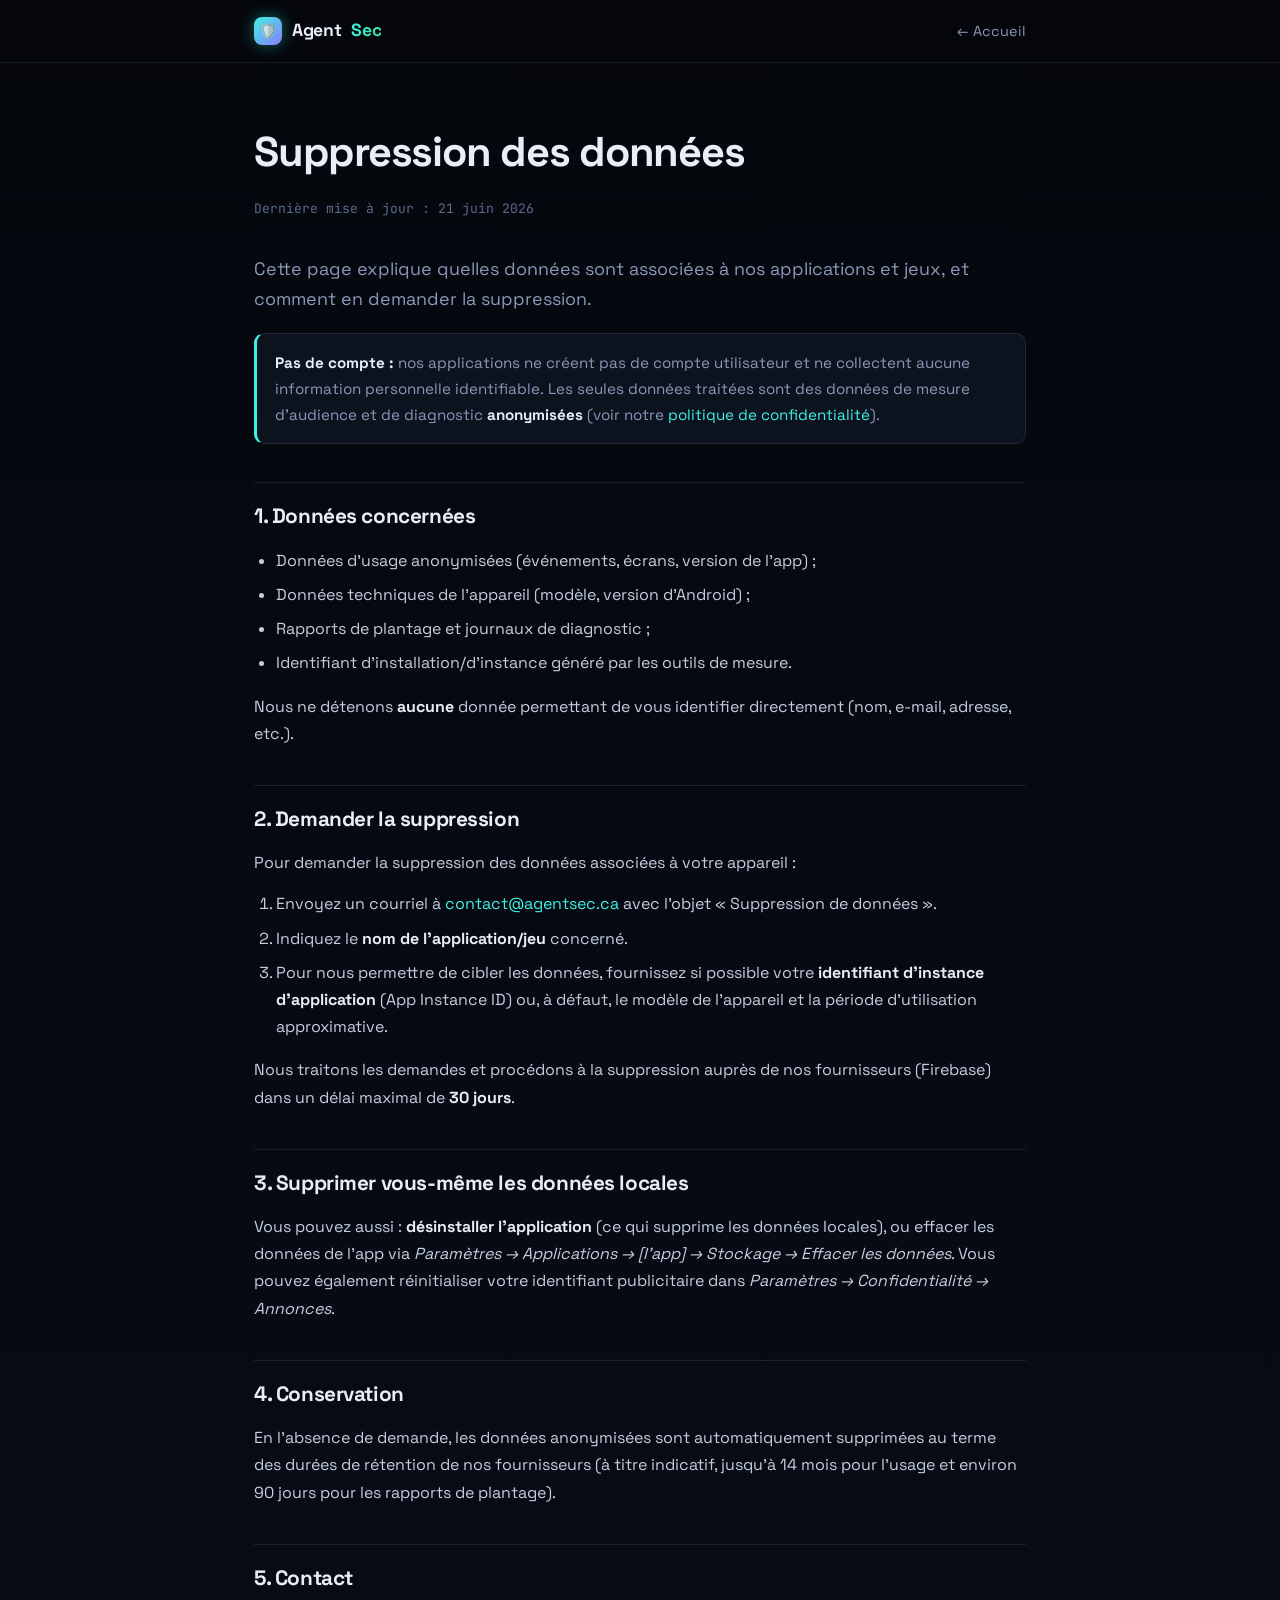
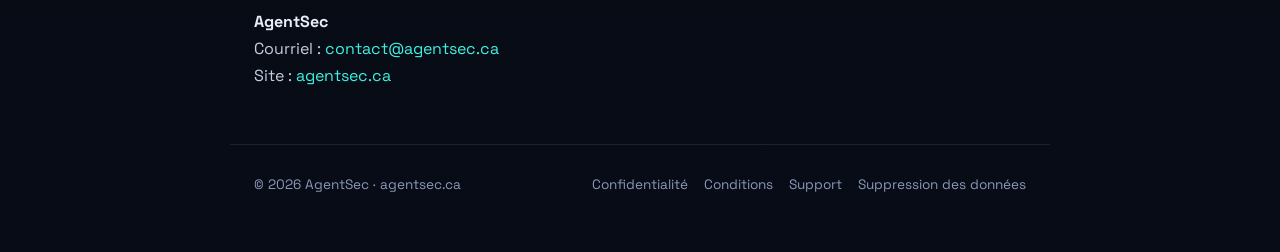
<file: delete-data.html>
<!DOCTYPE html>
<html lang="fr">
<head>
  <meta charset="UTF-8" />
  <meta name="viewport" content="width=device-width, initial-scale=1.0" />
  <title>Suppression des données — AgentSec</title>
  <meta name="description" content="Comment demander la suppression des données associées aux applications et jeux AgentSec." />
  <meta name="robots" content="index, follow" />
  <link rel="icon" href="data:image/svg+xml,&lt;svg xmlns='http://www.w3.org/2000/svg' viewBox='0 0 100 100'&gt;&lt;text y='.9em' font-size='90'&gt;🛡️&lt;/text&gt;&lt;/svg&gt;" />
  <link rel="preconnect" href="https://fonts.googleapis.com" />
  <link rel="preconnect" href="https://fonts.gstatic.com" crossorigin />
  <link href="https://fonts.googleapis.com/css2?family=Space+Grotesk:wght@400;500;600;700&family=JetBrains+Mono:wght@400;500&display=swap" rel="stylesheet" />
  <link rel="stylesheet" href="legal.css" />
</head>
<body>
  <header class="topbar">
    <div class="row">
      <a class="brand" href="/"><span class="mark">🛡️</span> Agent<b>Sec</b></a>
      <a class="back" href="/">← Accueil</a>
    </div>
  </header>

  <main class="doc">
    <h1>Suppression des données</h1>
    <p class="meta">Dernière mise à jour : 21 juin 2026</p>

    <p class="lead">Cette page explique quelles données sont associées à nos applications et jeux, et comment en
      demander la suppression.</p>

    <div class="callout">
      <strong>Pas de compte&nbsp;:</strong> nos applications ne créent pas de compte utilisateur et ne collectent
      aucune information personnelle identifiable. Les seules données traitées sont des données de mesure d'audience
      et de diagnostic <strong>anonymisées</strong> (voir notre <a href="/privacy.html">politique de confidentialité</a>).
    </div>

    <h2>1. Données concernées</h2>
    <ul>
      <li>Données d'usage anonymisées (événements, écrans, version de l'app)&nbsp;;</li>
      <li>Données techniques de l'appareil (modèle, version d'Android)&nbsp;;</li>
      <li>Rapports de plantage et journaux de diagnostic&nbsp;;</li>
      <li>Identifiant d'installation/d'instance généré par les outils de mesure.</li>
    </ul>
    <p>Nous ne détenons <strong>aucune</strong> donnée permettant de vous identifier directement (nom, e-mail,
      adresse, etc.).</p>

    <h2>2. Demander la suppression</h2>
    <p>Pour demander la suppression des données associées à votre appareil&nbsp;:</p>
    <ol>
      <li>Envoyez un courriel à <a href="mailto:contact@agentsec.ca?subject=Demande%20de%20suppression%20de%20donn%C3%A9es">contact@agentsec.ca</a>
        avec l'objet «&nbsp;Suppression de données&nbsp;».</li>
      <li>Indiquez le <strong>nom de l'application/jeu</strong> concerné.</li>
      <li>Pour nous permettre de cibler les données, fournissez si possible votre
        <strong>identifiant d'instance d'application</strong> (App Instance ID) ou, à défaut, le modèle de l'appareil
        et la période d'utilisation approximative.</li>
    </ol>
    <p>Nous traitons les demandes et procédons à la suppression auprès de nos fournisseurs (Firebase) dans un délai
      maximal de <strong>30&nbsp;jours</strong>.</p>

    <h2>3. Supprimer vous-même les données locales</h2>
    <p>Vous pouvez aussi&nbsp;: <strong>désinstaller l'application</strong> (ce qui supprime les données locales), ou
      effacer les données de l'app via <em>Paramètres&nbsp;→ Applications&nbsp;→ [l'app]&nbsp;→ Stockage&nbsp;→ Effacer
      les données</em>. Vous pouvez également réinitialiser votre identifiant publicitaire dans
      <em>Paramètres&nbsp;→ Confidentialité&nbsp;→ Annonces</em>.</p>

    <h2>4. Conservation</h2>
    <p>En l'absence de demande, les données anonymisées sont automatiquement supprimées au terme des durées de
      rétention de nos fournisseurs (à titre indicatif, jusqu'à 14&nbsp;mois pour l'usage et environ 90&nbsp;jours
      pour les rapports de plantage).</p>

    <h2>5. Contact</h2>
    <p><strong>AgentSec</strong><br />
      Courriel&nbsp;: <a href="mailto:contact@agentsec.ca">contact@agentsec.ca</a><br />
      Site&nbsp;: <a href="https://agentsec.ca">agentsec.ca</a></p>
  </main>

  <footer class="legal-footer">
    <span>© 2026 AgentSec · agentsec.ca</span>
    <nav>
      <a href="/privacy.html">Confidentialité</a>
      <a href="/terms.html">Conditions</a>
      <a href="/support.html">Support</a>
      <a href="/delete-data.html">Suppression des données</a>
    </nav>
  </footer>
</body>
</html>
</file>
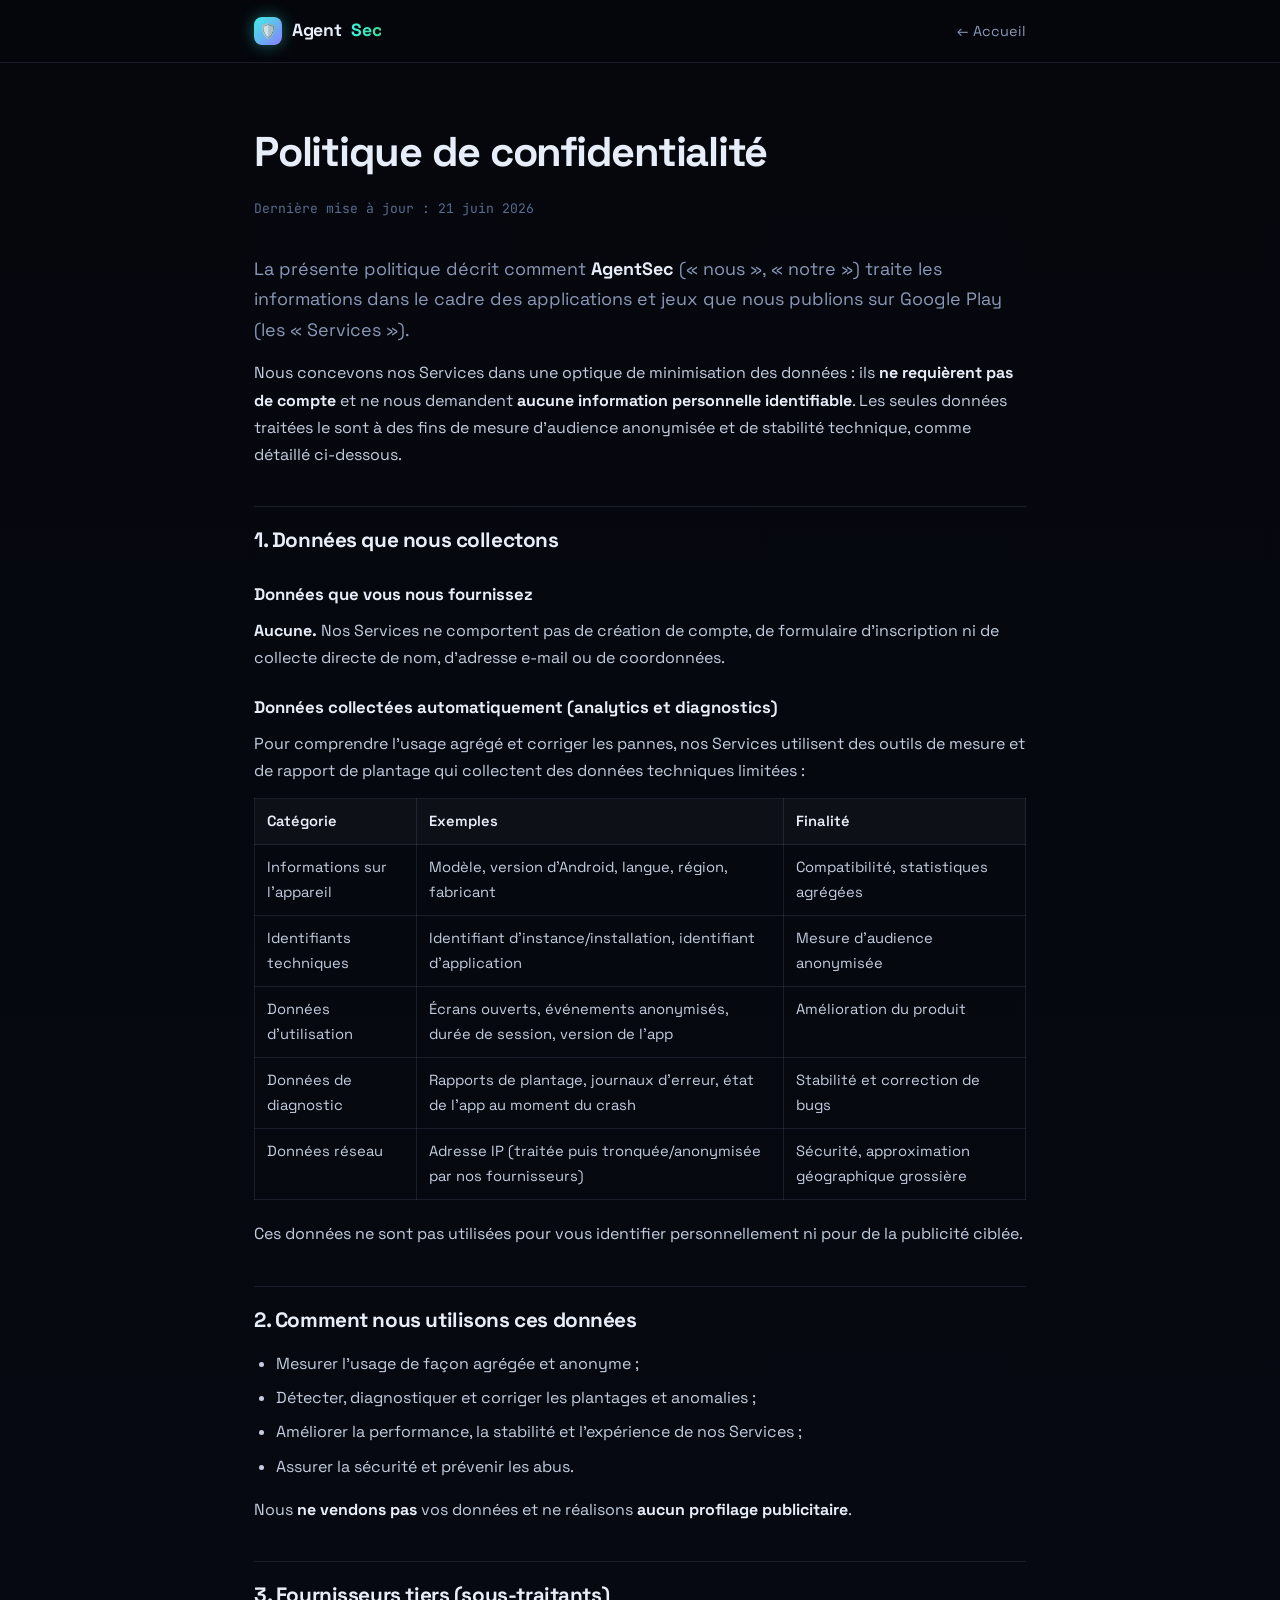
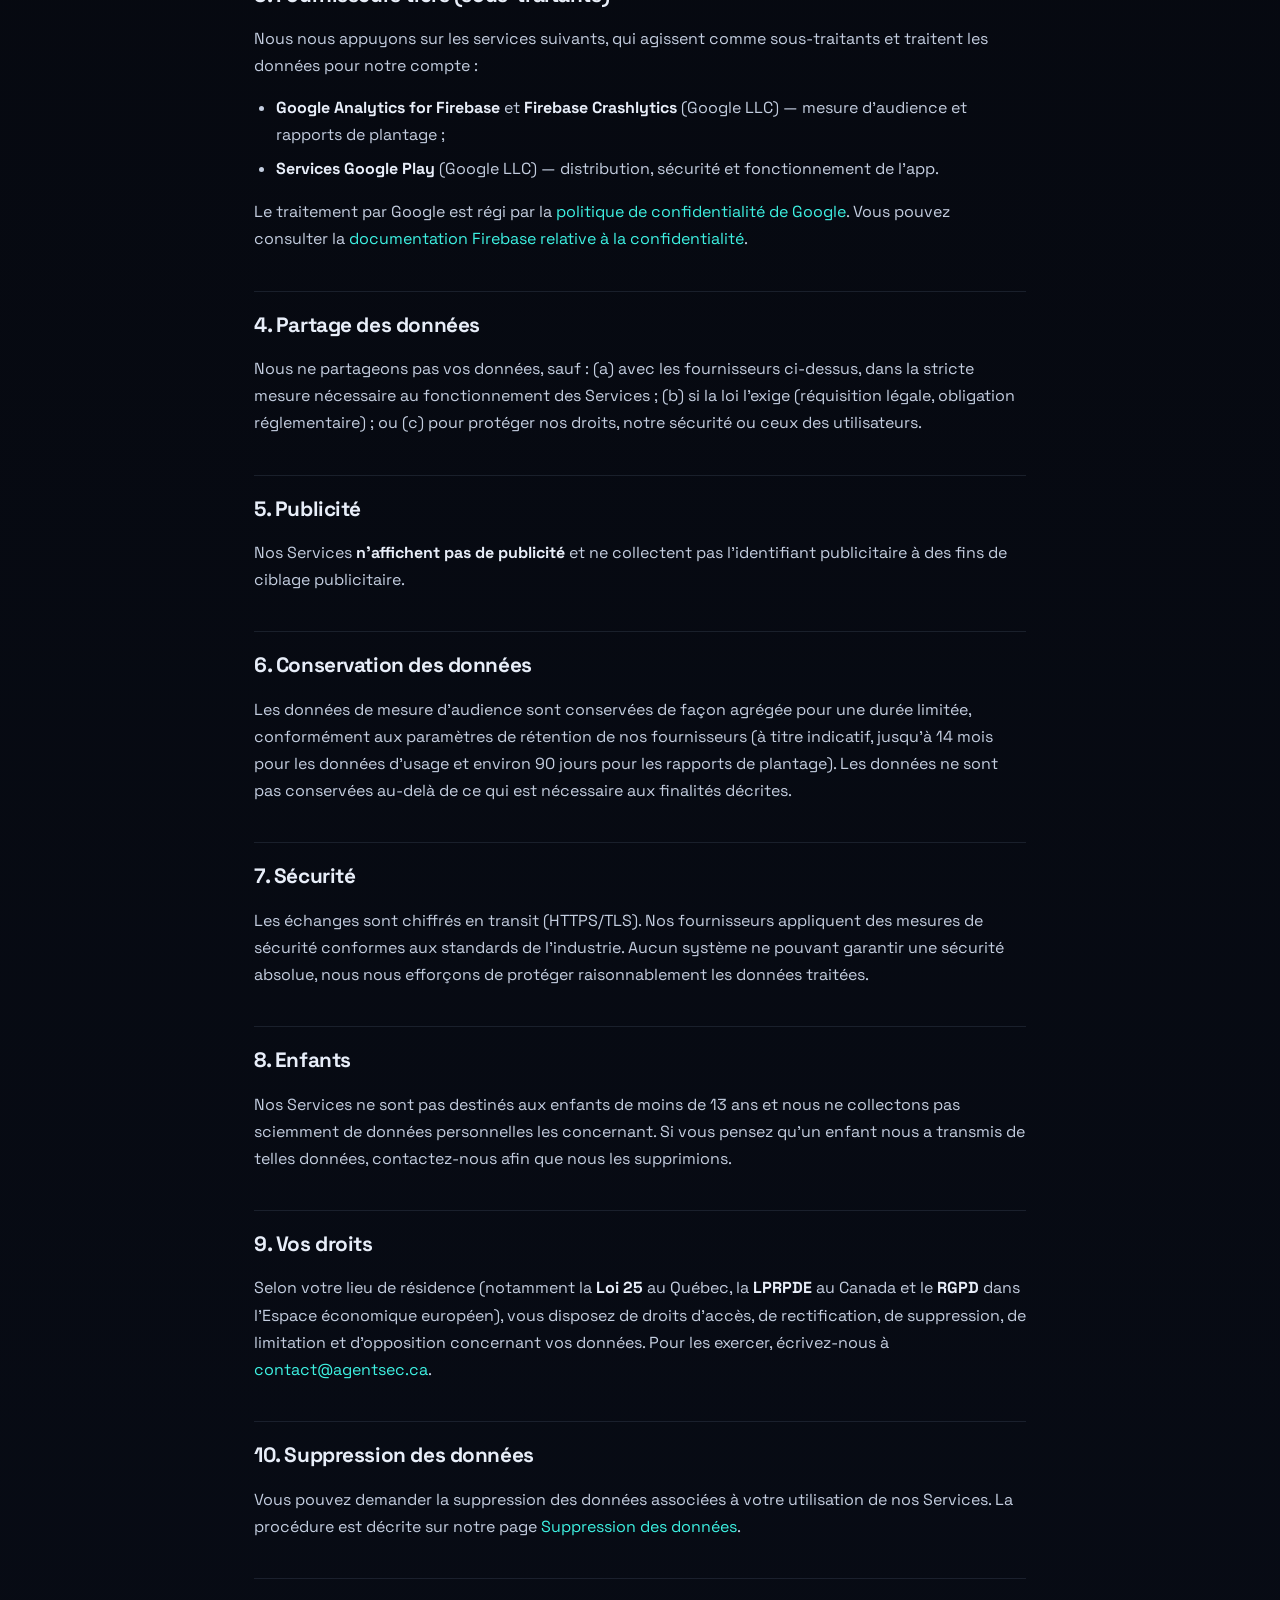
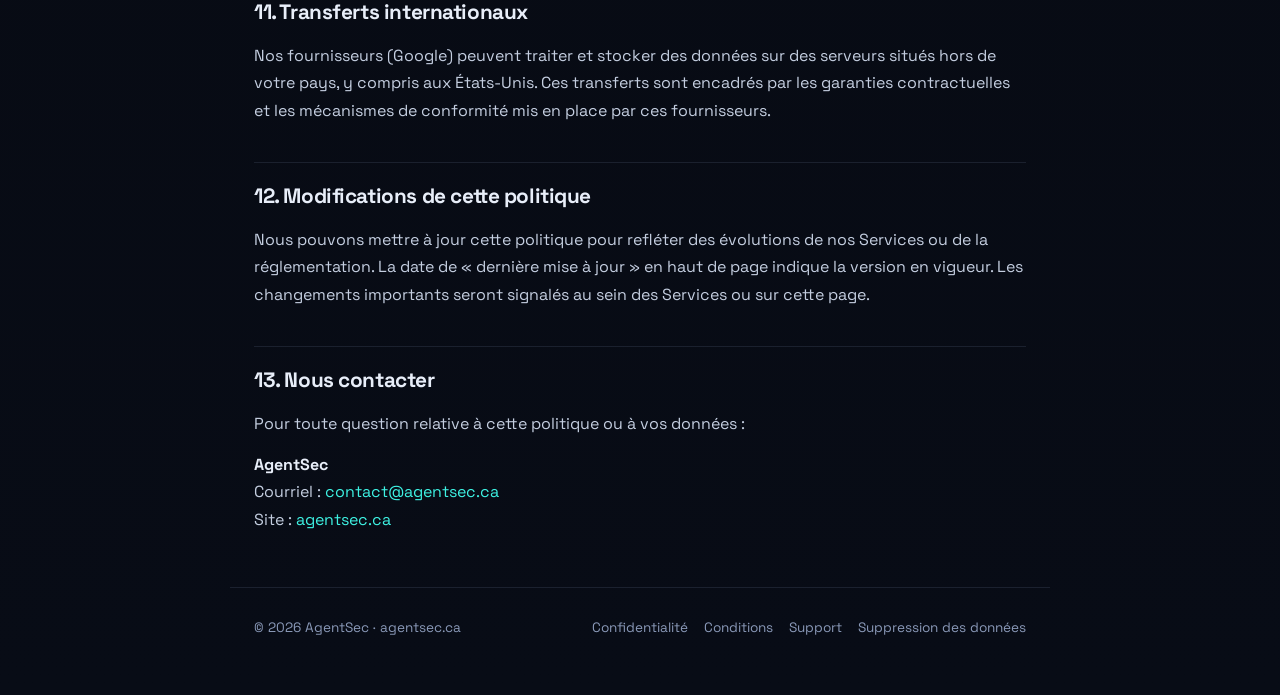
<file: privacy.html>
<!DOCTYPE html>
<html lang="fr">
<head>
  <meta charset="UTF-8" />
  <meta name="viewport" content="width=device-width, initial-scale=1.0" />
  <title>Politique de confidentialité — AgentSec</title>
  <meta name="description" content="Politique de confidentialité applicable aux applications et jeux publiés par AgentSec sur Google Play." />
  <meta name="robots" content="index, follow" />
  <link rel="icon" href="data:image/svg+xml,&lt;svg xmlns='http://www.w3.org/2000/svg' viewBox='0 0 100 100'&gt;&lt;text y='.9em' font-size='90'&gt;🛡️&lt;/text&gt;&lt;/svg&gt;" />
  <link rel="preconnect" href="https://fonts.googleapis.com" />
  <link rel="preconnect" href="https://fonts.gstatic.com" crossorigin />
  <link href="https://fonts.googleapis.com/css2?family=Space+Grotesk:wght@400;500;600;700&family=JetBrains+Mono:wght@400;500&display=swap" rel="stylesheet" />
  <link rel="stylesheet" href="legal.css" />
</head>
<body>
  <header class="topbar">
    <div class="row">
      <a class="brand" href="/"><span class="mark">🛡️</span> Agent<b>Sec</b></a>
      <a class="back" href="/">← Accueil</a>
    </div>
  </header>

  <main class="doc">
    <h1>Politique de confidentialité</h1>
    <p class="meta">Dernière mise à jour : 21 juin 2026</p>

    <p class="lead">La présente politique décrit comment <strong>AgentSec</strong> (« nous », « notre ») traite les
      informations dans le cadre des applications et jeux que nous publions sur Google&nbsp;Play (les « Services »).</p>
    <p>Nous concevons nos Services dans une optique de minimisation des données : ils <strong>ne requièrent pas de
      compte</strong> et ne nous demandent <strong>aucune information personnelle identifiable</strong>. Les seules
      données traitées le sont à des fins de mesure d'audience anonymisée et de stabilité technique, comme détaillé
      ci-dessous.</p>

    <h2>1. Données que nous collectons</h2>
    <h3>Données que vous nous fournissez</h3>
    <p><strong>Aucune.</strong> Nos Services ne comportent pas de création de compte, de formulaire d'inscription ni
      de collecte directe de nom, d'adresse e-mail ou de coordonnées.</p>

    <h3>Données collectées automatiquement (analytics et diagnostics)</h3>
    <p>Pour comprendre l'usage agrégé et corriger les pannes, nos Services utilisent des outils de mesure et de
      rapport de plantage qui collectent des données techniques limitées&nbsp;:</p>
    <table>
      <thead><tr><th>Catégorie</th><th>Exemples</th><th>Finalité</th></tr></thead>
      <tbody>
        <tr><td>Informations sur l'appareil</td><td>Modèle, version d'Android, langue, région, fabricant</td><td>Compatibilité, statistiques agrégées</td></tr>
        <tr><td>Identifiants techniques</td><td>Identifiant d'instance/installation, identifiant d'application</td><td>Mesure d'audience anonymisée</td></tr>
        <tr><td>Données d'utilisation</td><td>Écrans ouverts, événements anonymisés, durée de session, version de l'app</td><td>Amélioration du produit</td></tr>
        <tr><td>Données de diagnostic</td><td>Rapports de plantage, journaux d'erreur, état de l'app au moment du crash</td><td>Stabilité et correction de bugs</td></tr>
        <tr><td>Données réseau</td><td>Adresse IP (traitée puis tronquée/anonymisée par nos fournisseurs)</td><td>Sécurité, approximation géographique grossière</td></tr>
      </tbody>
    </table>
    <p>Ces données ne sont pas utilisées pour vous identifier personnellement ni pour de la publicité ciblée.</p>

    <h2>2. Comment nous utilisons ces données</h2>
    <ul>
      <li>Mesurer l'usage de façon agrégée et anonyme&nbsp;;</li>
      <li>Détecter, diagnostiquer et corriger les plantages et anomalies&nbsp;;</li>
      <li>Améliorer la performance, la stabilité et l'expérience de nos Services&nbsp;;</li>
      <li>Assurer la sécurité et prévenir les abus.</li>
    </ul>
    <p>Nous <strong>ne vendons pas</strong> vos données et ne réalisons <strong>aucun profilage publicitaire</strong>.</p>

    <h2>3. Fournisseurs tiers (sous-traitants)</h2>
    <p>Nous nous appuyons sur les services suivants, qui agissent comme sous-traitants et traitent les données pour
      notre compte&nbsp;:</p>
    <ul>
      <li><strong>Google Analytics for Firebase</strong> et <strong>Firebase Crashlytics</strong> (Google LLC) — mesure
        d'audience et rapports de plantage&nbsp;;</li>
      <li><strong>Services Google Play</strong> (Google LLC) — distribution, sécurité et fonctionnement de l'app.</li>
    </ul>
    <p>Le traitement par Google est régi par la
      <a href="https://policies.google.com/privacy" target="_blank" rel="noopener">politique de confidentialité de Google</a>.
      Vous pouvez consulter la
      <a href="https://firebase.google.com/support/privacy" target="_blank" rel="noopener">documentation Firebase relative à la confidentialité</a>.</p>

    <h2>4. Partage des données</h2>
    <p>Nous ne partageons pas vos données, sauf&nbsp;: (a)&nbsp;avec les fournisseurs ci-dessus, dans la stricte mesure
      nécessaire au fonctionnement des Services&nbsp;; (b)&nbsp;si la loi l'exige (réquisition légale, obligation
      réglementaire)&nbsp;; ou (c)&nbsp;pour protéger nos droits, notre sécurité ou ceux des utilisateurs.</p>

    <h2>5. Publicité</h2>
    <p>Nos Services <strong>n'affichent pas de publicité</strong> et ne collectent pas l'identifiant publicitaire à
      des fins de ciblage publicitaire.</p>

    <h2>6. Conservation des données</h2>
    <p>Les données de mesure d'audience sont conservées de façon agrégée pour une durée limitée, conformément aux
      paramètres de rétention de nos fournisseurs (à titre indicatif, jusqu'à 14&nbsp;mois pour les données d'usage et
      environ 90&nbsp;jours pour les rapports de plantage). Les données ne sont pas conservées au-delà de ce qui est
      nécessaire aux finalités décrites.</p>

    <h2>7. Sécurité</h2>
    <p>Les échanges sont chiffrés en transit (HTTPS/TLS). Nos fournisseurs appliquent des mesures de sécurité
      conformes aux standards de l'industrie. Aucun système ne pouvant garantir une sécurité absolue, nous nous
      efforçons de protéger raisonnablement les données traitées.</p>

    <h2>8. Enfants</h2>
    <p>Nos Services ne sont pas destinés aux enfants de moins de 13&nbsp;ans et nous ne collectons pas sciemment de
      données personnelles les concernant. Si vous pensez qu'un enfant nous a transmis de telles données,
      contactez-nous afin que nous les supprimions.</p>

    <h2>9. Vos droits</h2>
    <p>Selon votre lieu de résidence (notamment la <strong>Loi 25</strong> au Québec, la <strong>LPRPDE</strong> au
      Canada et le <strong>RGPD</strong> dans l'Espace économique européen), vous disposez de droits d'accès, de
      rectification, de suppression, de limitation et d'opposition concernant vos données. Pour les exercer,
      écrivez-nous à <a href="mailto:contact@agentsec.ca">contact@agentsec.ca</a>.</p>

    <h2>10. Suppression des données</h2>
    <p>Vous pouvez demander la suppression des données associées à votre utilisation de nos Services. La procédure
      est décrite sur notre page <a href="/delete-data.html">Suppression des données</a>.</p>

    <h2>11. Transferts internationaux</h2>
    <p>Nos fournisseurs (Google) peuvent traiter et stocker des données sur des serveurs situés hors de votre pays,
      y compris aux États-Unis. Ces transferts sont encadrés par les garanties contractuelles et les mécanismes de
      conformité mis en place par ces fournisseurs.</p>

    <h2>12. Modifications de cette politique</h2>
    <p>Nous pouvons mettre à jour cette politique pour refléter des évolutions de nos Services ou de la
      réglementation. La date de « dernière mise à jour » en haut de page indique la version en vigueur. Les
      changements importants seront signalés au sein des Services ou sur cette page.</p>

    <h2>13. Nous contacter</h2>
    <p>Pour toute question relative à cette politique ou à vos données&nbsp;:</p>
    <p><strong>AgentSec</strong><br />
      Courriel&nbsp;: <a href="mailto:contact@agentsec.ca">contact@agentsec.ca</a><br />
      Site&nbsp;: <a href="https://agentsec.ca">agentsec.ca</a></p>
  </main>

  <footer class="legal-footer">
    <span>© 2026 AgentSec · agentsec.ca</span>
    <nav>
      <a href="/privacy.html">Confidentialité</a>
      <a href="/terms.html">Conditions</a>
      <a href="/support.html">Support</a>
      <a href="/delete-data.html">Suppression des données</a>
    </nav>
  </footer>
</body>
</html>
</file>
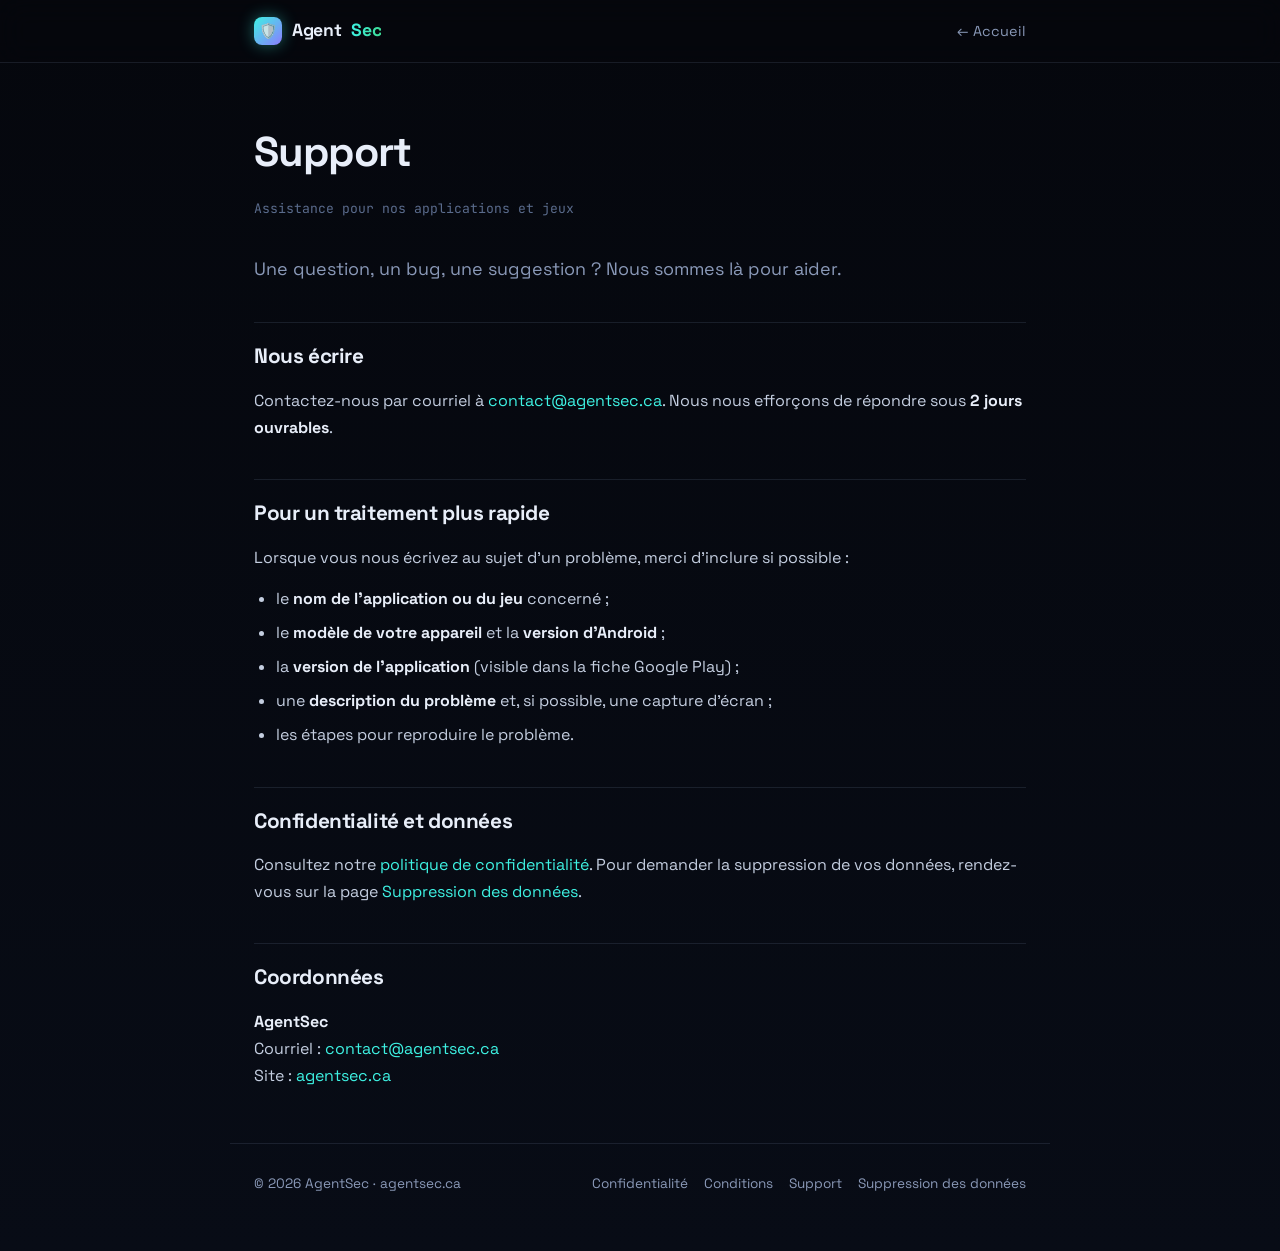
<file: support.html>
<!DOCTYPE html>
<html lang="fr">
<head>
  <meta charset="UTF-8" />
  <meta name="viewport" content="width=device-width, initial-scale=1.0" />
  <title>Support — AgentSec</title>
  <meta name="description" content="Assistance et contact pour les applications et jeux publiés par AgentSec sur Google Play." />
  <meta name="robots" content="index, follow" />
  <link rel="icon" href="data:image/svg+xml,&lt;svg xmlns='http://www.w3.org/2000/svg' viewBox='0 0 100 100'&gt;&lt;text y='.9em' font-size='90'&gt;🛡️&lt;/text&gt;&lt;/svg&gt;" />
  <link rel="preconnect" href="https://fonts.googleapis.com" />
  <link rel="preconnect" href="https://fonts.gstatic.com" crossorigin />
  <link href="https://fonts.googleapis.com/css2?family=Space+Grotesk:wght@400;500;600;700&family=JetBrains+Mono:wght@400;500&display=swap" rel="stylesheet" />
  <link rel="stylesheet" href="legal.css" />
</head>
<body>
  <header class="topbar">
    <div class="row">
      <a class="brand" href="/"><span class="mark">🛡️</span> Agent<b>Sec</b></a>
      <a class="back" href="/">← Accueil</a>
    </div>
  </header>

  <main class="doc">
    <h1>Support</h1>
    <p class="meta">Assistance pour nos applications et jeux</p>

    <p class="lead">Une question, un bug, une suggestion&nbsp;? Nous sommes là pour aider.</p>

    <h2>Nous écrire</h2>
    <p>Contactez-nous par courriel à <a href="mailto:contact@agentsec.ca">contact@agentsec.ca</a>.
      Nous nous efforçons de répondre sous <strong>2&nbsp;jours ouvrables</strong>.</p>

    <h2>Pour un traitement plus rapide</h2>
    <p>Lorsque vous nous écrivez au sujet d'un problème, merci d'inclure si possible&nbsp;:</p>
    <ul>
      <li>le <strong>nom de l'application ou du jeu</strong> concerné&nbsp;;</li>
      <li>le <strong>modèle de votre appareil</strong> et la <strong>version d'Android</strong>&nbsp;;</li>
      <li>la <strong>version de l'application</strong> (visible dans la fiche Google&nbsp;Play)&nbsp;;</li>
      <li>une <strong>description du problème</strong> et, si possible, une capture d'écran&nbsp;;</li>
      <li>les étapes pour reproduire le problème.</li>
    </ul>

    <h2>Confidentialité et données</h2>
    <p>Consultez notre <a href="/privacy.html">politique de confidentialité</a>. Pour demander la suppression de vos
      données, rendez-vous sur la page <a href="/delete-data.html">Suppression des données</a>.</p>

    <h2>Coordonnées</h2>
    <p><strong>AgentSec</strong><br />
      Courriel&nbsp;: <a href="mailto:contact@agentsec.ca">contact@agentsec.ca</a><br />
      Site&nbsp;: <a href="https://agentsec.ca">agentsec.ca</a></p>
  </main>

  <footer class="legal-footer">
    <span>© 2026 AgentSec · agentsec.ca</span>
    <nav>
      <a href="/privacy.html">Confidentialité</a>
      <a href="/terms.html">Conditions</a>
      <a href="/support.html">Support</a>
      <a href="/delete-data.html">Suppression des données</a>
    </nav>
  </footer>
</body>
</html>
</file>
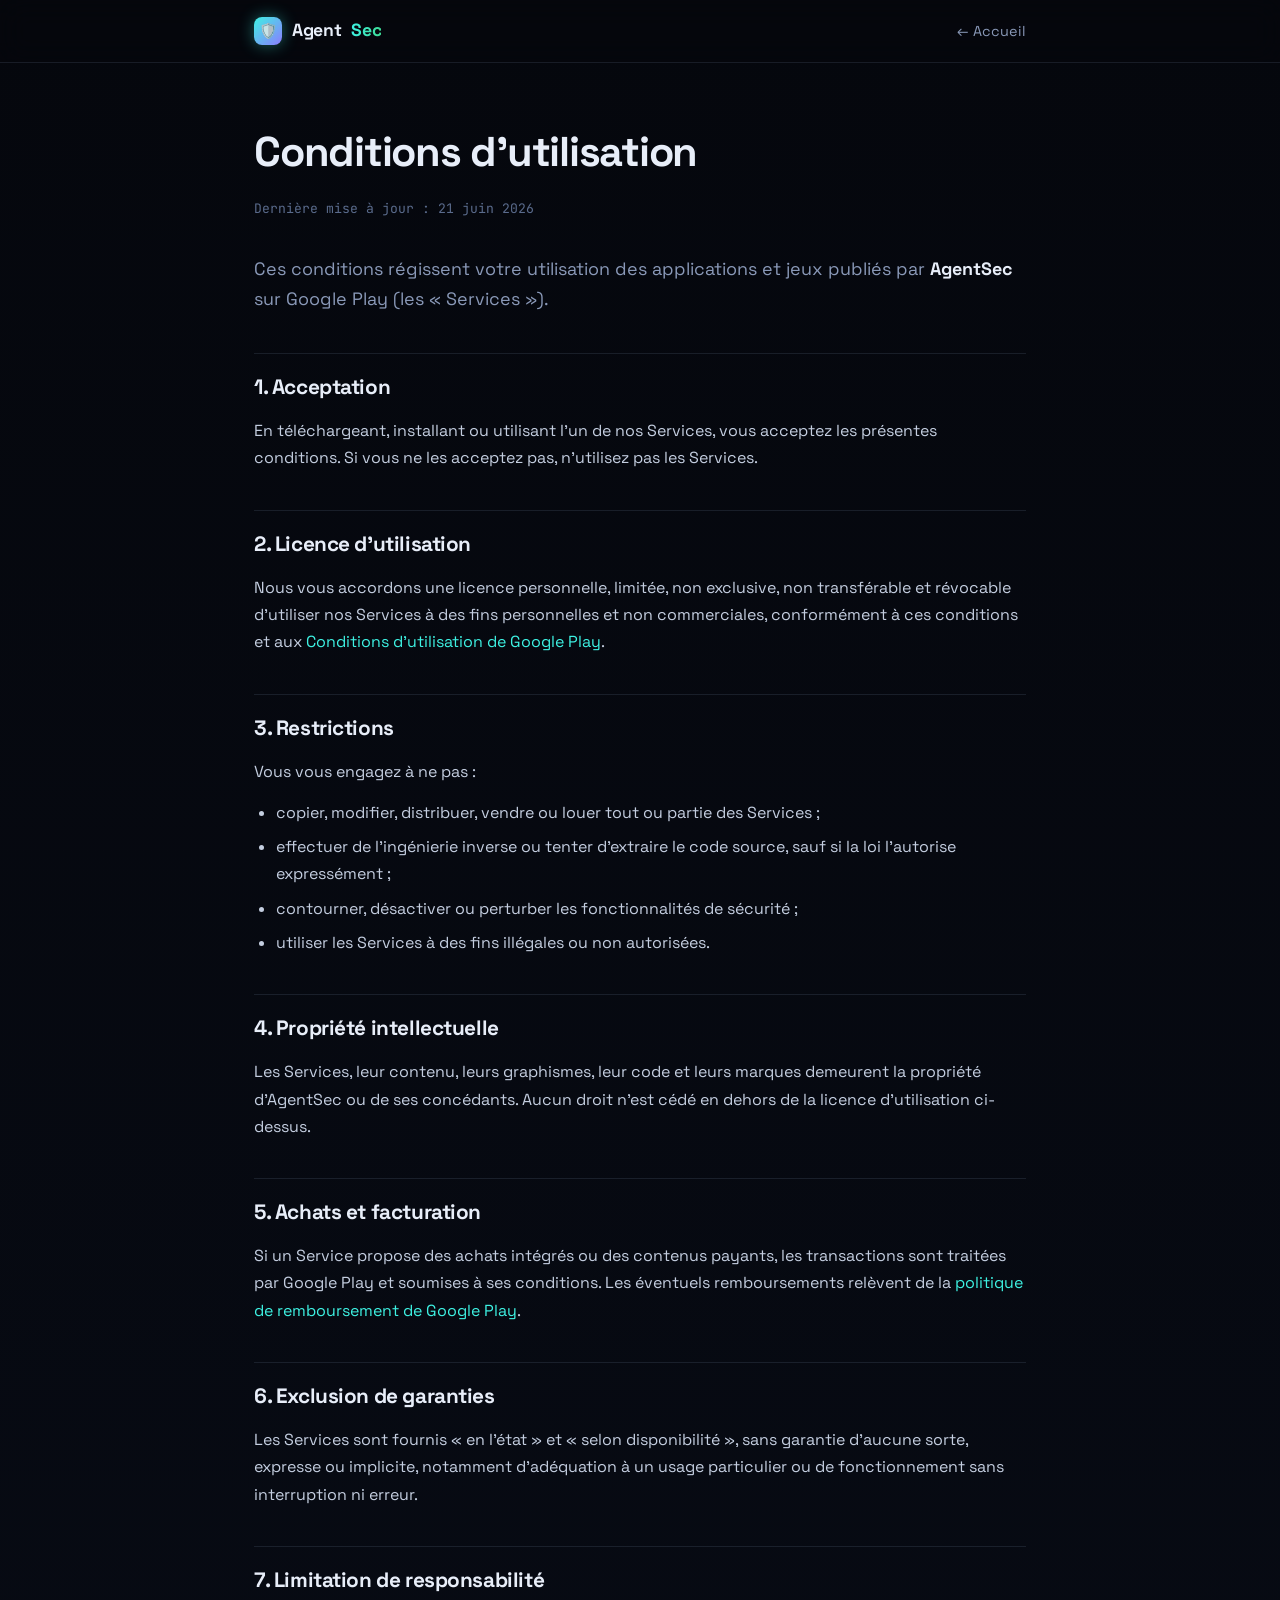
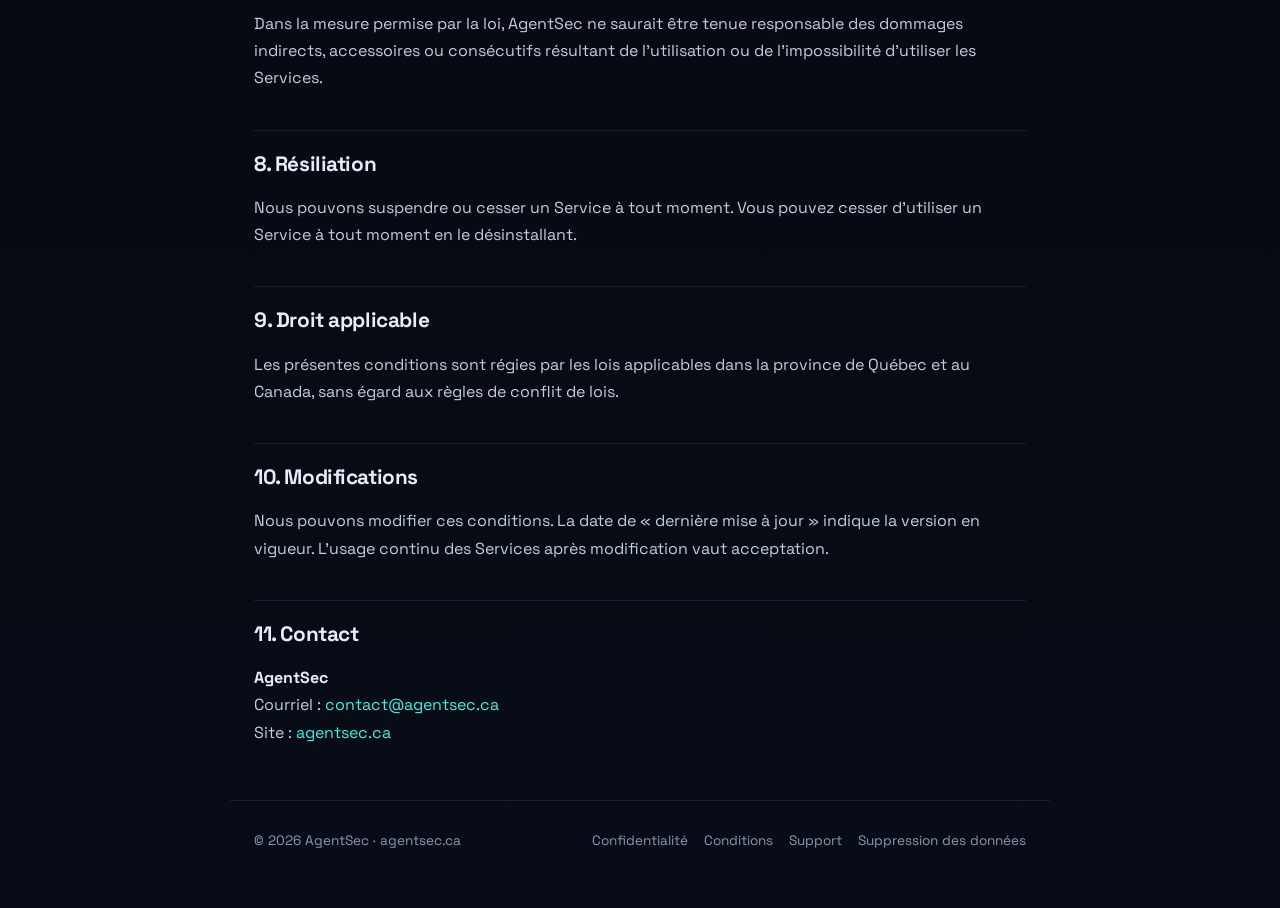
<file: terms.html>
<!DOCTYPE html>
<html lang="fr">
<head>
  <meta charset="UTF-8" />
  <meta name="viewport" content="width=device-width, initial-scale=1.0" />
  <title>Conditions d'utilisation — AgentSec</title>
  <meta name="description" content="Conditions d'utilisation des applications et jeux publiés par AgentSec sur Google Play." />
  <meta name="robots" content="index, follow" />
  <link rel="icon" href="data:image/svg+xml,&lt;svg xmlns='http://www.w3.org/2000/svg' viewBox='0 0 100 100'&gt;&lt;text y='.9em' font-size='90'&gt;🛡️&lt;/text&gt;&lt;/svg&gt;" />
  <link rel="preconnect" href="https://fonts.googleapis.com" />
  <link rel="preconnect" href="https://fonts.gstatic.com" crossorigin />
  <link href="https://fonts.googleapis.com/css2?family=Space+Grotesk:wght@400;500;600;700&family=JetBrains+Mono:wght@400;500&display=swap" rel="stylesheet" />
  <link rel="stylesheet" href="legal.css" />
</head>
<body>
  <header class="topbar">
    <div class="row">
      <a class="brand" href="/"><span class="mark">🛡️</span> Agent<b>Sec</b></a>
      <a class="back" href="/">← Accueil</a>
    </div>
  </header>

  <main class="doc">
    <h1>Conditions d'utilisation</h1>
    <p class="meta">Dernière mise à jour : 21 juin 2026</p>

    <p class="lead">Ces conditions régissent votre utilisation des applications et jeux publiés par
      <strong>AgentSec</strong> sur Google&nbsp;Play (les « Services »).</p>

    <h2>1. Acceptation</h2>
    <p>En téléchargeant, installant ou utilisant l'un de nos Services, vous acceptez les présentes conditions. Si
      vous ne les acceptez pas, n'utilisez pas les Services.</p>

    <h2>2. Licence d'utilisation</h2>
    <p>Nous vous accordons une licence personnelle, limitée, non exclusive, non transférable et révocable d'utiliser
      nos Services à des fins personnelles et non commerciales, conformément à ces conditions et aux
      <a href="https://play.google.com/intl/fr/about/play-terms/" target="_blank" rel="noopener">Conditions d'utilisation de Google&nbsp;Play</a>.</p>

    <h2>3. Restrictions</h2>
    <p>Vous vous engagez à ne pas&nbsp;:</p>
    <ul>
      <li>copier, modifier, distribuer, vendre ou louer tout ou partie des Services&nbsp;;</li>
      <li>effectuer de l'ingénierie inverse ou tenter d'extraire le code source, sauf si la loi l'autorise expressément&nbsp;;</li>
      <li>contourner, désactiver ou perturber les fonctionnalités de sécurité&nbsp;;</li>
      <li>utiliser les Services à des fins illégales ou non autorisées.</li>
    </ul>

    <h2>4. Propriété intellectuelle</h2>
    <p>Les Services, leur contenu, leurs graphismes, leur code et leurs marques demeurent la propriété d'AgentSec ou
      de ses concédants. Aucun droit n'est cédé en dehors de la licence d'utilisation ci-dessus.</p>

    <h2>5. Achats et facturation</h2>
    <p>Si un Service propose des achats intégrés ou des contenus payants, les transactions sont traitées par
      Google&nbsp;Play et soumises à ses conditions. Les éventuels remboursements relèvent de la
      <a href="https://support.google.com/googleplay/answer/2479637" target="_blank" rel="noopener">politique de remboursement de Google&nbsp;Play</a>.</p>

    <h2>6. Exclusion de garanties</h2>
    <p>Les Services sont fournis « en l'état » et « selon disponibilité », sans garantie d'aucune sorte, expresse ou
      implicite, notamment d'adéquation à un usage particulier ou de fonctionnement sans interruption ni erreur.</p>

    <h2>7. Limitation de responsabilité</h2>
    <p>Dans la mesure permise par la loi, AgentSec ne saurait être tenue responsable des dommages indirects,
      accessoires ou consécutifs résultant de l'utilisation ou de l'impossibilité d'utiliser les Services.</p>

    <h2>8. Résiliation</h2>
    <p>Nous pouvons suspendre ou cesser un Service à tout moment. Vous pouvez cesser d'utiliser un Service à tout
      moment en le désinstallant.</p>

    <h2>9. Droit applicable</h2>
    <p>Les présentes conditions sont régies par les lois applicables dans la province de Québec et au Canada, sans
      égard aux règles de conflit de lois.</p>

    <h2>10. Modifications</h2>
    <p>Nous pouvons modifier ces conditions. La date de « dernière mise à jour » indique la version en vigueur.
      L'usage continu des Services après modification vaut acceptation.</p>

    <h2>11. Contact</h2>
    <p><strong>AgentSec</strong><br />
      Courriel&nbsp;: <a href="mailto:contact@agentsec.ca">contact@agentsec.ca</a><br />
      Site&nbsp;: <a href="https://agentsec.ca">agentsec.ca</a></p>
  </main>

  <footer class="legal-footer">
    <span>© 2026 AgentSec · agentsec.ca</span>
    <nav>
      <a href="/privacy.html">Confidentialité</a>
      <a href="/terms.html">Conditions</a>
      <a href="/support.html">Support</a>
      <a href="/delete-data.html">Suppression des données</a>
    </nav>
  </footer>
</body>
</html>
</file>
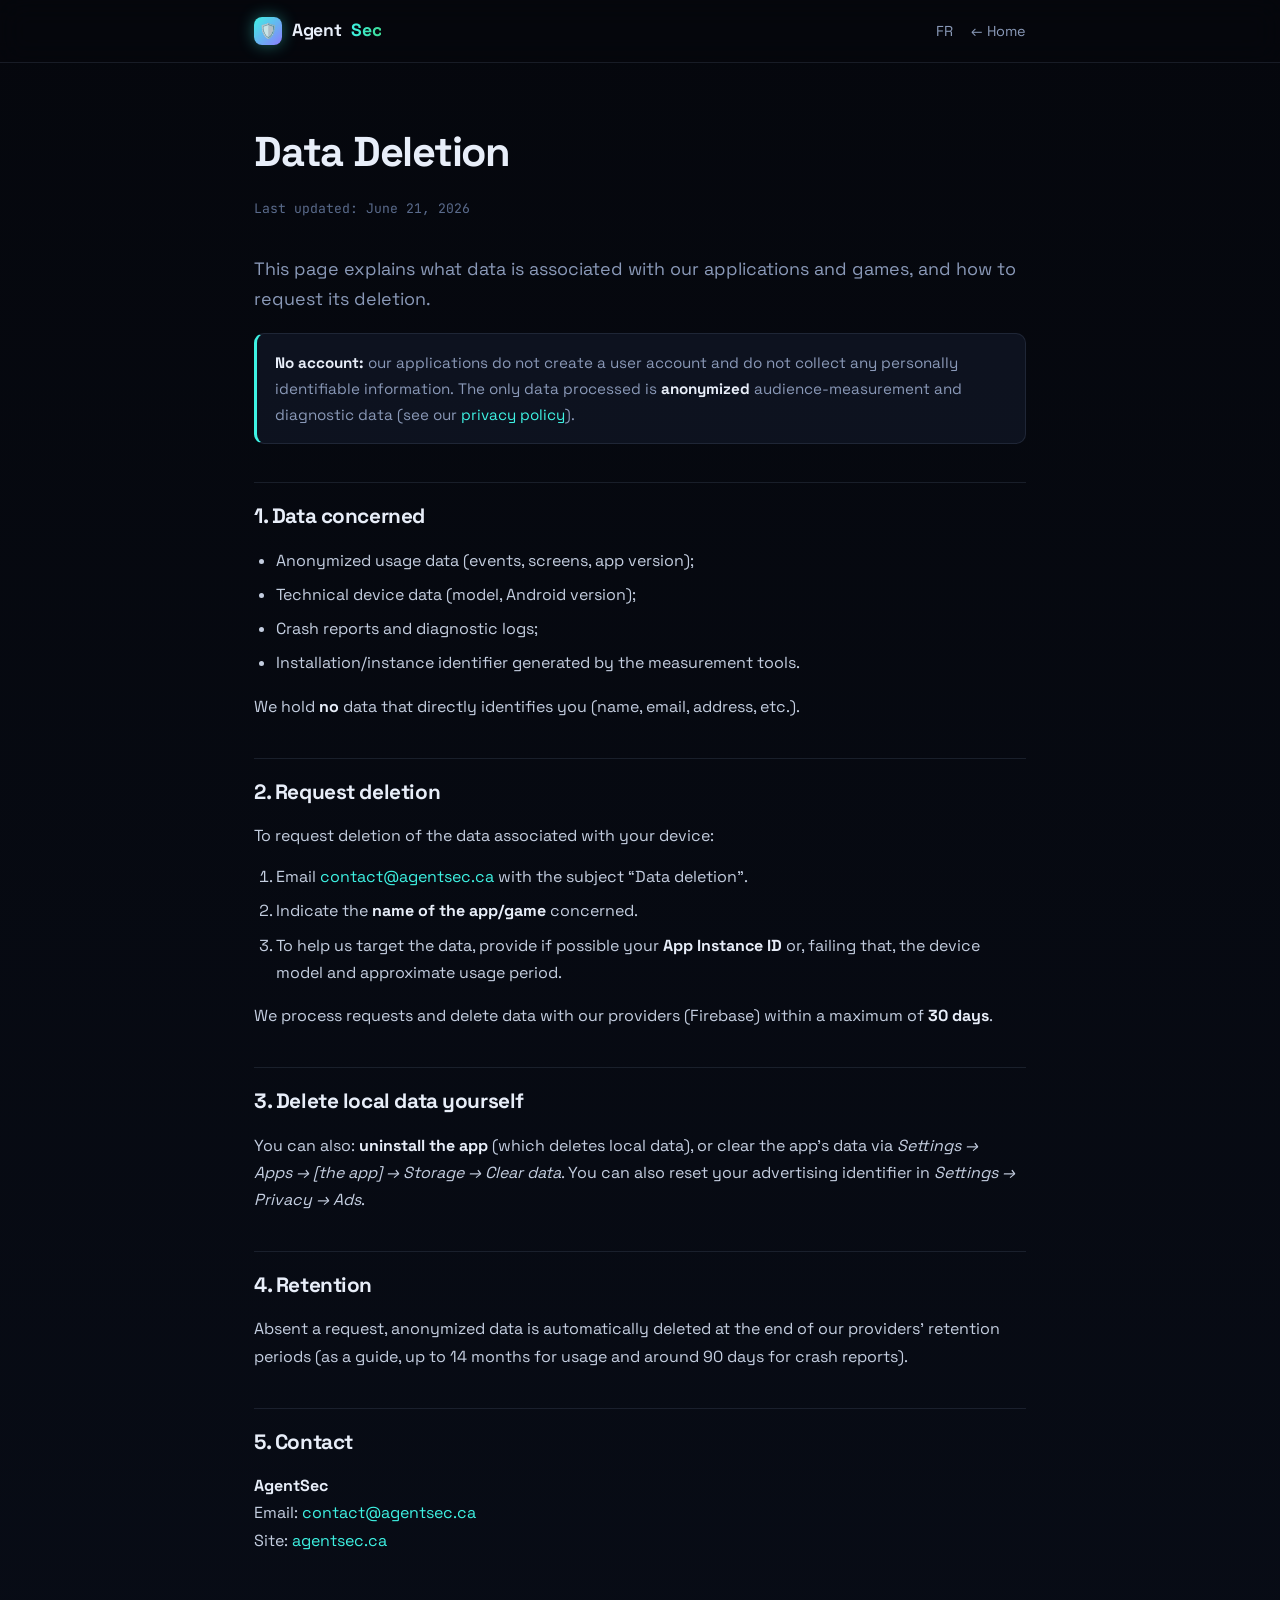
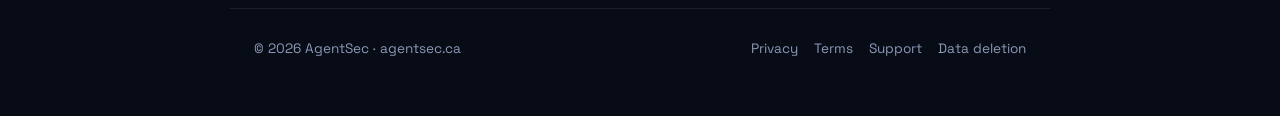
<file: en/delete-data.html>
<!DOCTYPE html>
<html lang="en">
<head>
  <meta charset="UTF-8" />
  <meta name="viewport" content="width=device-width, initial-scale=1.0" />
  <title>Data Deletion — AgentSec</title>
  <meta name="description" content="How to request deletion of data associated with AgentSec applications and games." />
  <meta name="robots" content="index, follow" />
  <link rel="alternate" hreflang="fr" href="https://agentsec.ca/delete-data.html" />
  <link rel="alternate" hreflang="en" href="https://agentsec.ca/en/delete-data.html" />
  <link rel="icon" href="data:image/svg+xml,&lt;svg xmlns='http://www.w3.org/2000/svg' viewBox='0 0 100 100'&gt;&lt;text y='.9em' font-size='90'&gt;🛡️&lt;/text&gt;&lt;/svg&gt;" />
  <link rel="preconnect" href="https://fonts.googleapis.com" />
  <link rel="preconnect" href="https://fonts.gstatic.com" crossorigin />
  <link href="https://fonts.googleapis.com/css2?family=Space+Grotesk:wght@400;500;600;700&family=JetBrains+Mono:wght@400;500&display=swap" rel="stylesheet" />
  <link rel="stylesheet" href="/legal.css" />
</head>
<body>
  <header class="topbar">
    <div class="row">
      <a class="brand" href="/en/"><span class="mark">🛡️</span> Agent<b>Sec</b></a>
      <span style="display:flex;gap:18px;align-items:center">
        <a class="back" href="/delete-data.html" hreflang="fr">FR</a>
        <a class="back" href="/en/">← Home</a>
      </span>
    </div>
  </header>

  <main class="doc">
    <h1>Data Deletion</h1>
    <p class="meta">Last updated: June 21, 2026</p>

    <p class="lead">This page explains what data is associated with our applications and games, and how to request
      its deletion.</p>

    <div class="callout">
      <strong>No account:</strong> our applications do not create a user account and do not collect any personally
      identifiable information. The only data processed is <strong>anonymized</strong> audience-measurement and
      diagnostic data (see our <a href="/en/privacy.html">privacy policy</a>).
    </div>

    <h2>1. Data concerned</h2>
    <ul>
      <li>Anonymized usage data (events, screens, app version);</li>
      <li>Technical device data (model, Android version);</li>
      <li>Crash reports and diagnostic logs;</li>
      <li>Installation/instance identifier generated by the measurement tools.</li>
    </ul>
    <p>We hold <strong>no</strong> data that directly identifies you (name, email, address, etc.).</p>

    <h2>2. Request deletion</h2>
    <p>To request deletion of the data associated with your device:</p>
    <ol>
      <li>Email <a href="mailto:contact@agentsec.ca?subject=Data%20deletion%20request">contact@agentsec.ca</a>
        with the subject “Data deletion”.</li>
      <li>Indicate the <strong>name of the app/game</strong> concerned.</li>
      <li>To help us target the data, provide if possible your <strong>App Instance ID</strong> or, failing that,
        the device model and approximate usage period.</li>
    </ol>
    <p>We process requests and delete data with our providers (Firebase) within a maximum of
      <strong>30&nbsp;days</strong>.</p>

    <h2>3. Delete local data yourself</h2>
    <p>You can also: <strong>uninstall the app</strong> (which deletes local data), or clear the app's data via
      <em>Settings&nbsp;→ Apps&nbsp;→ [the app]&nbsp;→ Storage&nbsp;→ Clear data</em>. You can also reset your
      advertising identifier in <em>Settings&nbsp;→ Privacy&nbsp;→ Ads</em>.</p>

    <h2>4. Retention</h2>
    <p>Absent a request, anonymized data is automatically deleted at the end of our providers' retention periods
      (as a guide, up to 14&nbsp;months for usage and around 90&nbsp;days for crash reports).</p>

    <h2>5. Contact</h2>
    <p><strong>AgentSec</strong><br />
      Email: <a href="mailto:contact@agentsec.ca">contact@agentsec.ca</a><br />
      Site: <a href="https://agentsec.ca/en/">agentsec.ca</a></p>
  </main>

  <footer class="legal-footer">
    <span>© 2026 AgentSec · agentsec.ca</span>
    <nav>
      <a href="/en/privacy.html">Privacy</a>
      <a href="/en/terms.html">Terms</a>
      <a href="/en/support.html">Support</a>
      <a href="/en/delete-data.html">Data deletion</a>
    </nav>
  </footer>
</body>
</html>
</file>
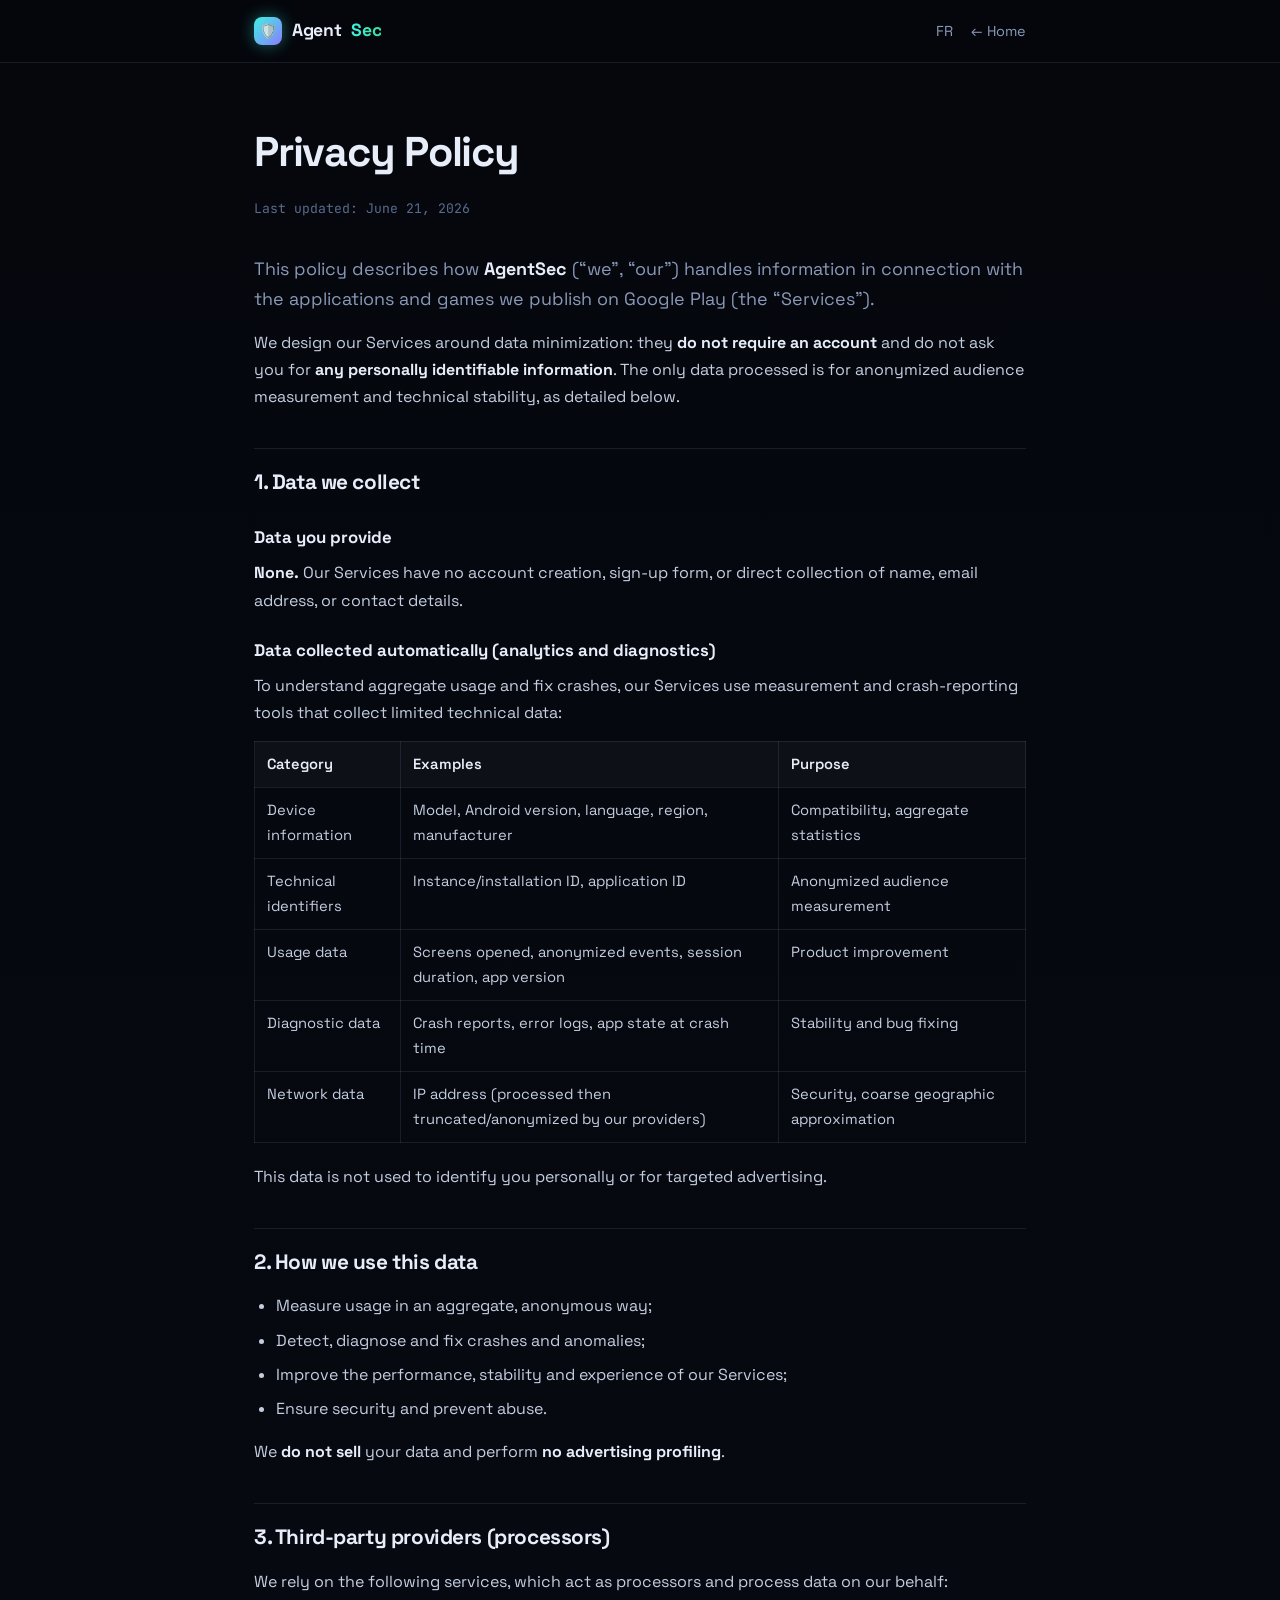
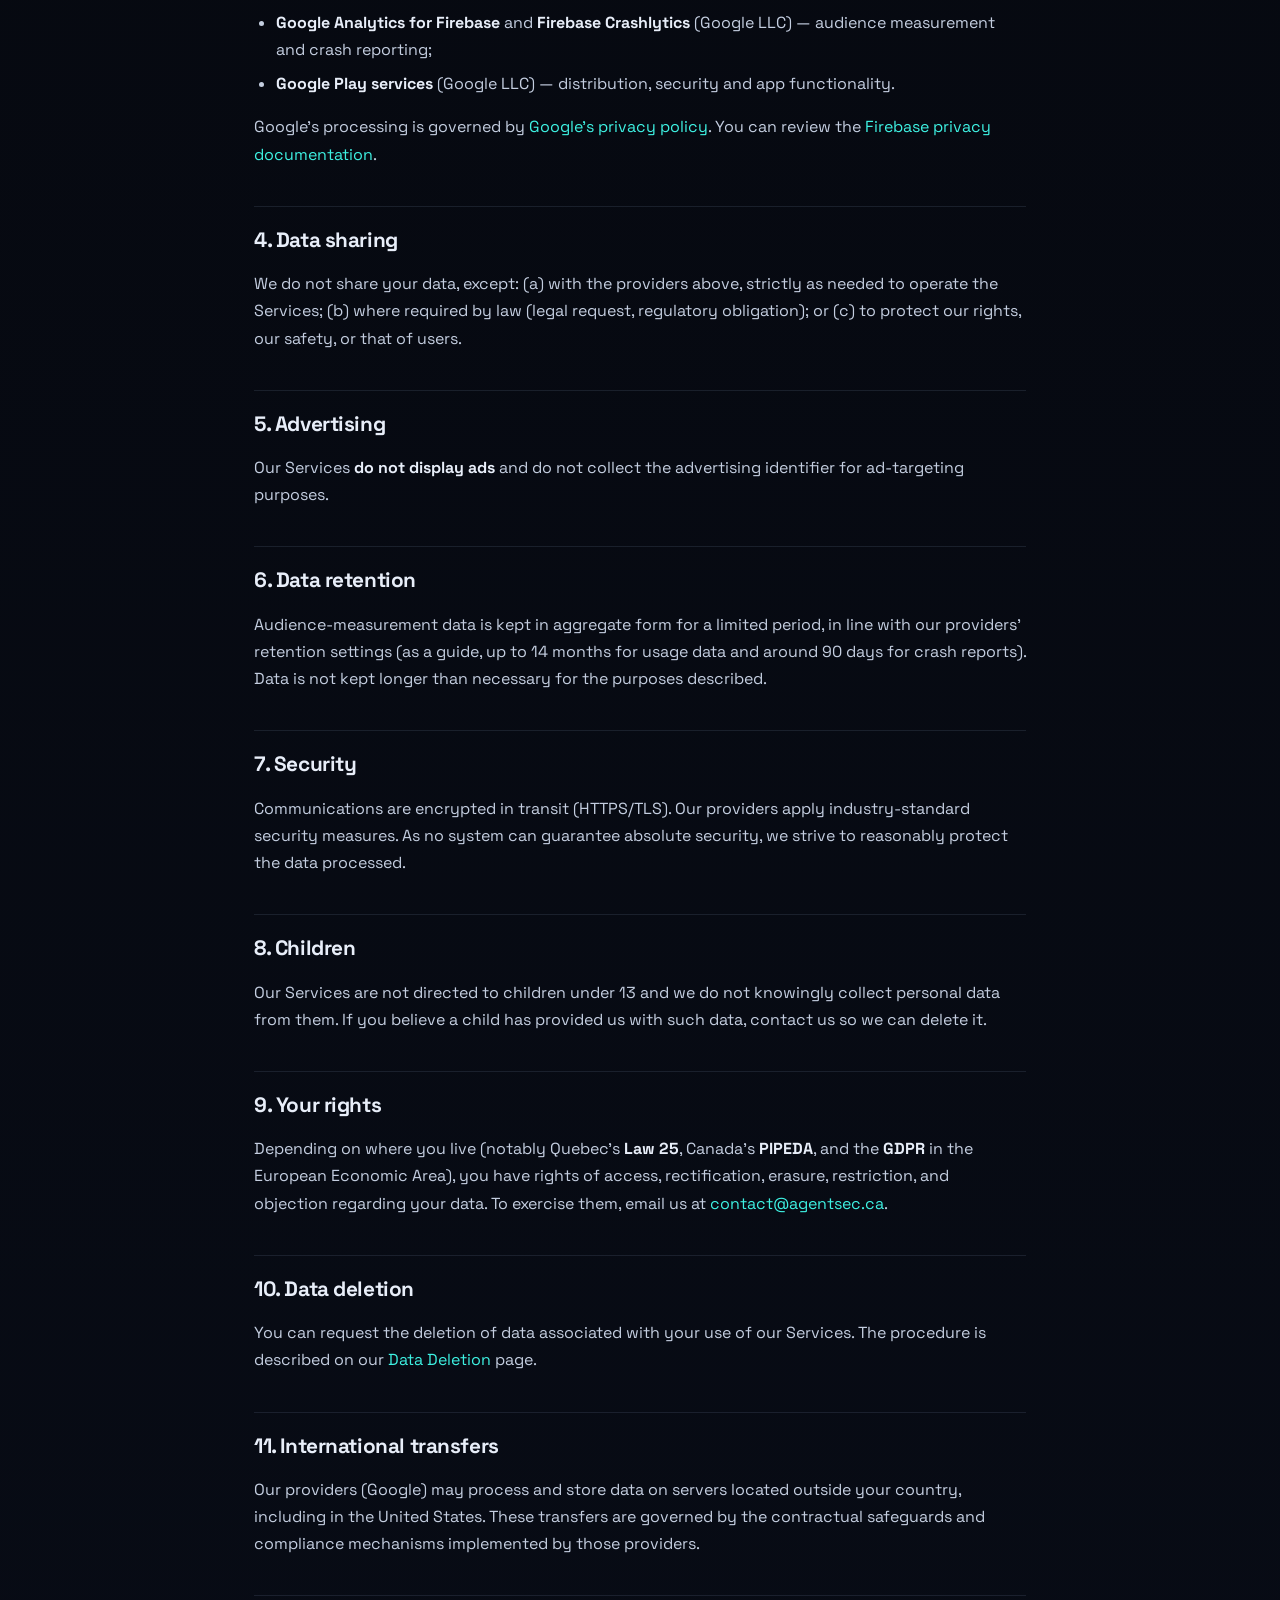
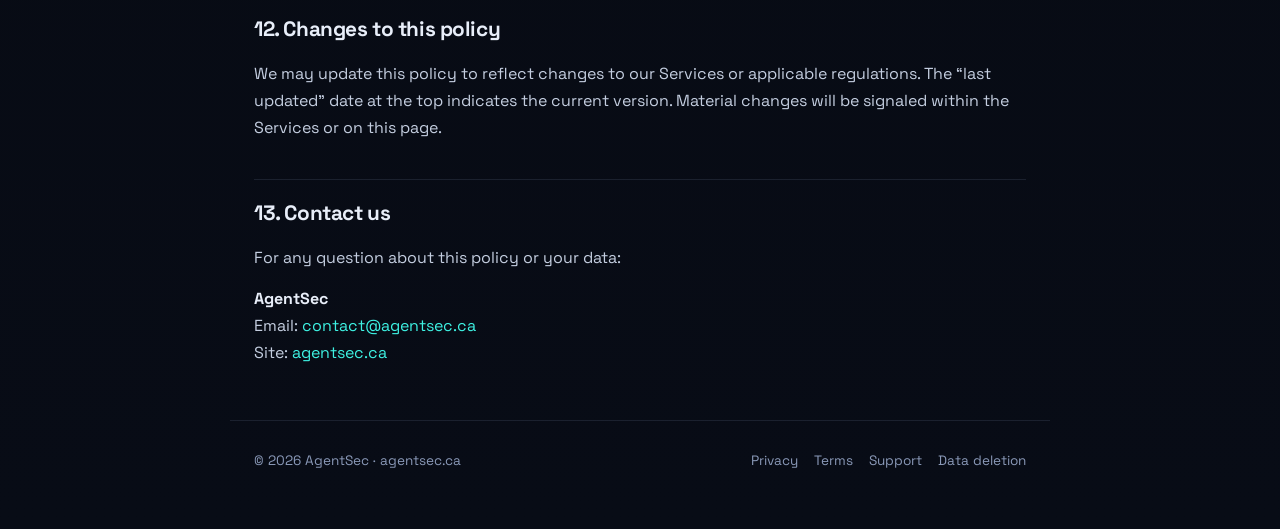
<file: en/privacy.html>
<!DOCTYPE html>
<html lang="en">
<head>
  <meta charset="UTF-8" />
  <meta name="viewport" content="width=device-width, initial-scale=1.0" />
  <title>Privacy Policy — AgentSec</title>
  <meta name="description" content="Privacy policy for the applications and games published by AgentSec on Google Play." />
  <meta name="robots" content="index, follow" />
  <link rel="alternate" hreflang="fr" href="https://agentsec.ca/privacy.html" />
  <link rel="alternate" hreflang="en" href="https://agentsec.ca/en/privacy.html" />
  <link rel="icon" href="data:image/svg+xml,&lt;svg xmlns='http://www.w3.org/2000/svg' viewBox='0 0 100 100'&gt;&lt;text y='.9em' font-size='90'&gt;🛡️&lt;/text&gt;&lt;/svg&gt;" />
  <link rel="preconnect" href="https://fonts.googleapis.com" />
  <link rel="preconnect" href="https://fonts.gstatic.com" crossorigin />
  <link href="https://fonts.googleapis.com/css2?family=Space+Grotesk:wght@400;500;600;700&family=JetBrains+Mono:wght@400;500&display=swap" rel="stylesheet" />
  <link rel="stylesheet" href="/legal.css" />
</head>
<body>
  <header class="topbar">
    <div class="row">
      <a class="brand" href="/en/"><span class="mark">🛡️</span> Agent<b>Sec</b></a>
      <span style="display:flex;gap:18px;align-items:center">
        <a class="back" href="/privacy.html" hreflang="fr">FR</a>
        <a class="back" href="/en/">← Home</a>
      </span>
    </div>
  </header>

  <main class="doc">
    <h1>Privacy Policy</h1>
    <p class="meta">Last updated: June 21, 2026</p>

    <p class="lead">This policy describes how <strong>AgentSec</strong> (“we”, “our”) handles information in
      connection with the applications and games we publish on Google&nbsp;Play (the “Services”).</p>
    <p>We design our Services around data minimization: they <strong>do not require an account</strong> and do not
      ask you for <strong>any personally identifiable information</strong>. The only data processed is for anonymized
      audience measurement and technical stability, as detailed below.</p>

    <h2>1. Data we collect</h2>
    <h3>Data you provide</h3>
    <p><strong>None.</strong> Our Services have no account creation, sign-up form, or direct collection of name,
      email address, or contact details.</p>

    <h3>Data collected automatically (analytics and diagnostics)</h3>
    <p>To understand aggregate usage and fix crashes, our Services use measurement and crash-reporting tools that
      collect limited technical data:</p>
    <table>
      <thead><tr><th>Category</th><th>Examples</th><th>Purpose</th></tr></thead>
      <tbody>
        <tr><td>Device information</td><td>Model, Android version, language, region, manufacturer</td><td>Compatibility, aggregate statistics</td></tr>
        <tr><td>Technical identifiers</td><td>Instance/installation ID, application ID</td><td>Anonymized audience measurement</td></tr>
        <tr><td>Usage data</td><td>Screens opened, anonymized events, session duration, app version</td><td>Product improvement</td></tr>
        <tr><td>Diagnostic data</td><td>Crash reports, error logs, app state at crash time</td><td>Stability and bug fixing</td></tr>
        <tr><td>Network data</td><td>IP address (processed then truncated/anonymized by our providers)</td><td>Security, coarse geographic approximation</td></tr>
      </tbody>
    </table>
    <p>This data is not used to identify you personally or for targeted advertising.</p>

    <h2>2. How we use this data</h2>
    <ul>
      <li>Measure usage in an aggregate, anonymous way;</li>
      <li>Detect, diagnose and fix crashes and anomalies;</li>
      <li>Improve the performance, stability and experience of our Services;</li>
      <li>Ensure security and prevent abuse.</li>
    </ul>
    <p>We <strong>do not sell</strong> your data and perform <strong>no advertising profiling</strong>.</p>

    <h2>3. Third-party providers (processors)</h2>
    <p>We rely on the following services, which act as processors and process data on our behalf:</p>
    <ul>
      <li><strong>Google Analytics for Firebase</strong> and <strong>Firebase Crashlytics</strong> (Google LLC) —
        audience measurement and crash reporting;</li>
      <li><strong>Google Play services</strong> (Google LLC) — distribution, security and app functionality.</li>
    </ul>
    <p>Google's processing is governed by
      <a href="https://policies.google.com/privacy" target="_blank" rel="noopener">Google's privacy policy</a>.
      You can review the
      <a href="https://firebase.google.com/support/privacy" target="_blank" rel="noopener">Firebase privacy documentation</a>.</p>

    <h2>4. Data sharing</h2>
    <p>We do not share your data, except: (a)&nbsp;with the providers above, strictly as needed to operate the
      Services; (b)&nbsp;where required by law (legal request, regulatory obligation); or (c)&nbsp;to protect our
      rights, our safety, or that of users.</p>

    <h2>5. Advertising</h2>
    <p>Our Services <strong>do not display ads</strong> and do not collect the advertising identifier for
      ad-targeting purposes.</p>

    <h2>6. Data retention</h2>
    <p>Audience-measurement data is kept in aggregate form for a limited period, in line with our providers'
      retention settings (as a guide, up to 14&nbsp;months for usage data and around 90&nbsp;days for crash reports).
      Data is not kept longer than necessary for the purposes described.</p>

    <h2>7. Security</h2>
    <p>Communications are encrypted in transit (HTTPS/TLS). Our providers apply industry-standard security measures.
      As no system can guarantee absolute security, we strive to reasonably protect the data processed.</p>

    <h2>8. Children</h2>
    <p>Our Services are not directed to children under 13 and we do not knowingly collect personal data from them.
      If you believe a child has provided us with such data, contact us so we can delete it.</p>

    <h2>9. Your rights</h2>
    <p>Depending on where you live (notably Quebec's <strong>Law&nbsp;25</strong>, Canada's <strong>PIPEDA</strong>,
      and the <strong>GDPR</strong> in the European Economic Area), you have rights of access, rectification,
      erasure, restriction, and objection regarding your data. To exercise them, email us at
      <a href="mailto:contact@agentsec.ca">contact@agentsec.ca</a>.</p>

    <h2>10. Data deletion</h2>
    <p>You can request the deletion of data associated with your use of our Services. The procedure is described on
      our <a href="/en/delete-data.html">Data Deletion</a> page.</p>

    <h2>11. International transfers</h2>
    <p>Our providers (Google) may process and store data on servers located outside your country, including in the
      United States. These transfers are governed by the contractual safeguards and compliance mechanisms
      implemented by those providers.</p>

    <h2>12. Changes to this policy</h2>
    <p>We may update this policy to reflect changes to our Services or applicable regulations. The “last updated”
      date at the top indicates the current version. Material changes will be signaled within the Services or on
      this page.</p>

    <h2>13. Contact us</h2>
    <p>For any question about this policy or your data:</p>
    <p><strong>AgentSec</strong><br />
      Email: <a href="mailto:contact@agentsec.ca">contact@agentsec.ca</a><br />
      Site: <a href="https://agentsec.ca/en/">agentsec.ca</a></p>
  </main>

  <footer class="legal-footer">
    <span>© 2026 AgentSec · agentsec.ca</span>
    <nav>
      <a href="/en/privacy.html">Privacy</a>
      <a href="/en/terms.html">Terms</a>
      <a href="/en/support.html">Support</a>
      <a href="/en/delete-data.html">Data deletion</a>
    </nav>
  </footer>
</body>
</html>
</file>
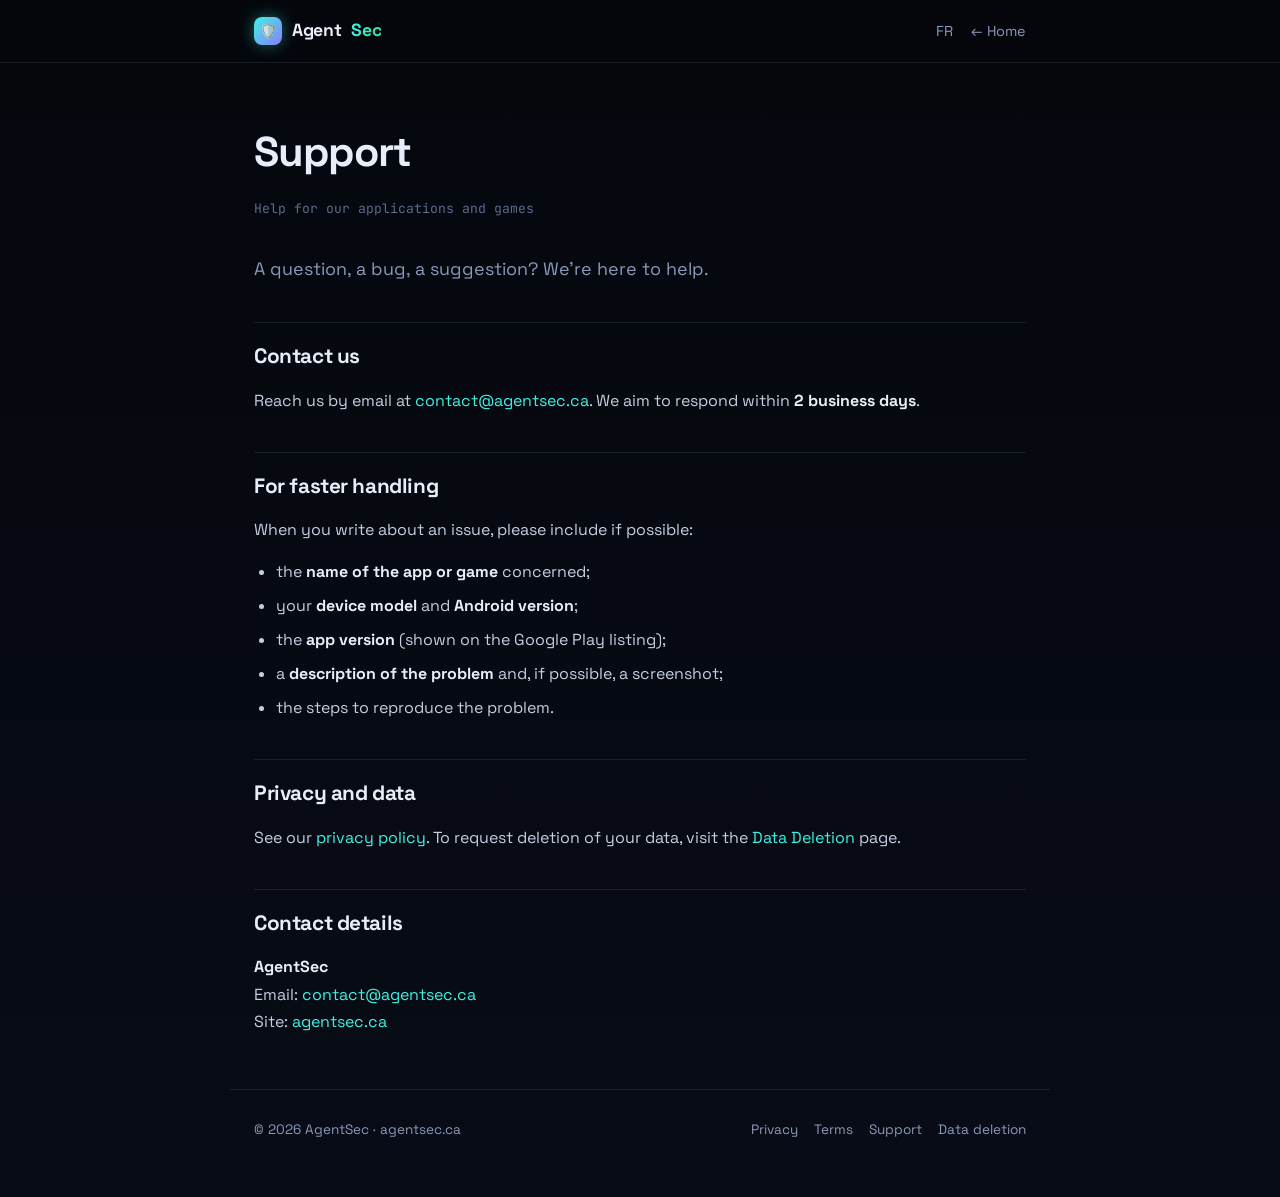
<file: en/support.html>
<!DOCTYPE html>
<html lang="en">
<head>
  <meta charset="UTF-8" />
  <meta name="viewport" content="width=device-width, initial-scale=1.0" />
  <title>Support — AgentSec</title>
  <meta name="description" content="Support and contact for the applications and games published by AgentSec on Google Play." />
  <meta name="robots" content="index, follow" />
  <link rel="alternate" hreflang="fr" href="https://agentsec.ca/support.html" />
  <link rel="alternate" hreflang="en" href="https://agentsec.ca/en/support.html" />
  <link rel="icon" href="data:image/svg+xml,&lt;svg xmlns='http://www.w3.org/2000/svg' viewBox='0 0 100 100'&gt;&lt;text y='.9em' font-size='90'&gt;🛡️&lt;/text&gt;&lt;/svg&gt;" />
  <link rel="preconnect" href="https://fonts.googleapis.com" />
  <link rel="preconnect" href="https://fonts.gstatic.com" crossorigin />
  <link href="https://fonts.googleapis.com/css2?family=Space+Grotesk:wght@400;500;600;700&family=JetBrains+Mono:wght@400;500&display=swap" rel="stylesheet" />
  <link rel="stylesheet" href="/legal.css" />
</head>
<body>
  <header class="topbar">
    <div class="row">
      <a class="brand" href="/en/"><span class="mark">🛡️</span> Agent<b>Sec</b></a>
      <span style="display:flex;gap:18px;align-items:center">
        <a class="back" href="/support.html" hreflang="fr">FR</a>
        <a class="back" href="/en/">← Home</a>
      </span>
    </div>
  </header>

  <main class="doc">
    <h1>Support</h1>
    <p class="meta">Help for our applications and games</p>

    <p class="lead">A question, a bug, a suggestion? We're here to help.</p>

    <h2>Contact us</h2>
    <p>Reach us by email at <a href="mailto:contact@agentsec.ca">contact@agentsec.ca</a>.
      We aim to respond within <strong>2 business days</strong>.</p>

    <h2>For faster handling</h2>
    <p>When you write about an issue, please include if possible:</p>
    <ul>
      <li>the <strong>name of the app or game</strong> concerned;</li>
      <li>your <strong>device model</strong> and <strong>Android version</strong>;</li>
      <li>the <strong>app version</strong> (shown on the Google&nbsp;Play listing);</li>
      <li>a <strong>description of the problem</strong> and, if possible, a screenshot;</li>
      <li>the steps to reproduce the problem.</li>
    </ul>

    <h2>Privacy and data</h2>
    <p>See our <a href="/en/privacy.html">privacy policy</a>. To request deletion of your data, visit the
      <a href="/en/delete-data.html">Data Deletion</a> page.</p>

    <h2>Contact details</h2>
    <p><strong>AgentSec</strong><br />
      Email: <a href="mailto:contact@agentsec.ca">contact@agentsec.ca</a><br />
      Site: <a href="https://agentsec.ca/en/">agentsec.ca</a></p>
  </main>

  <footer class="legal-footer">
    <span>© 2026 AgentSec · agentsec.ca</span>
    <nav>
      <a href="/en/privacy.html">Privacy</a>
      <a href="/en/terms.html">Terms</a>
      <a href="/en/support.html">Support</a>
      <a href="/en/delete-data.html">Data deletion</a>
    </nav>
  </footer>
</body>
</html>
</file>
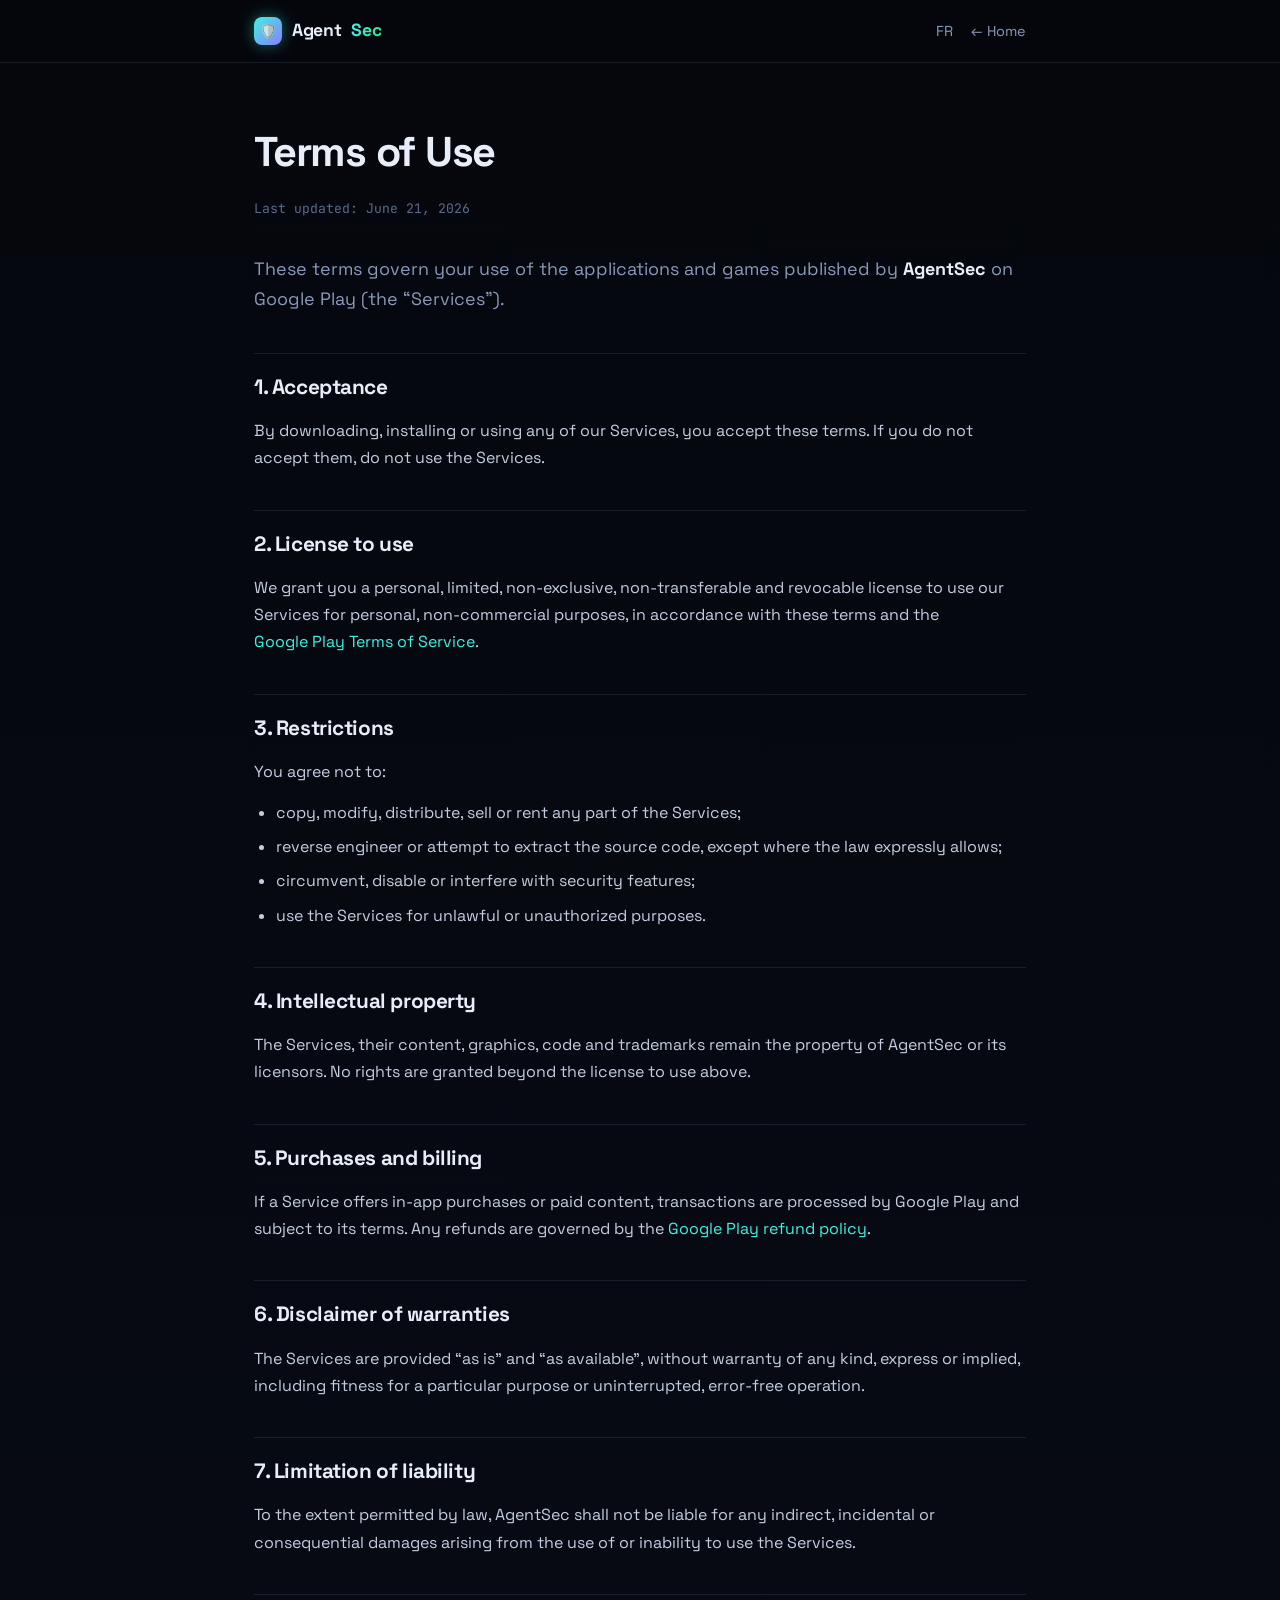
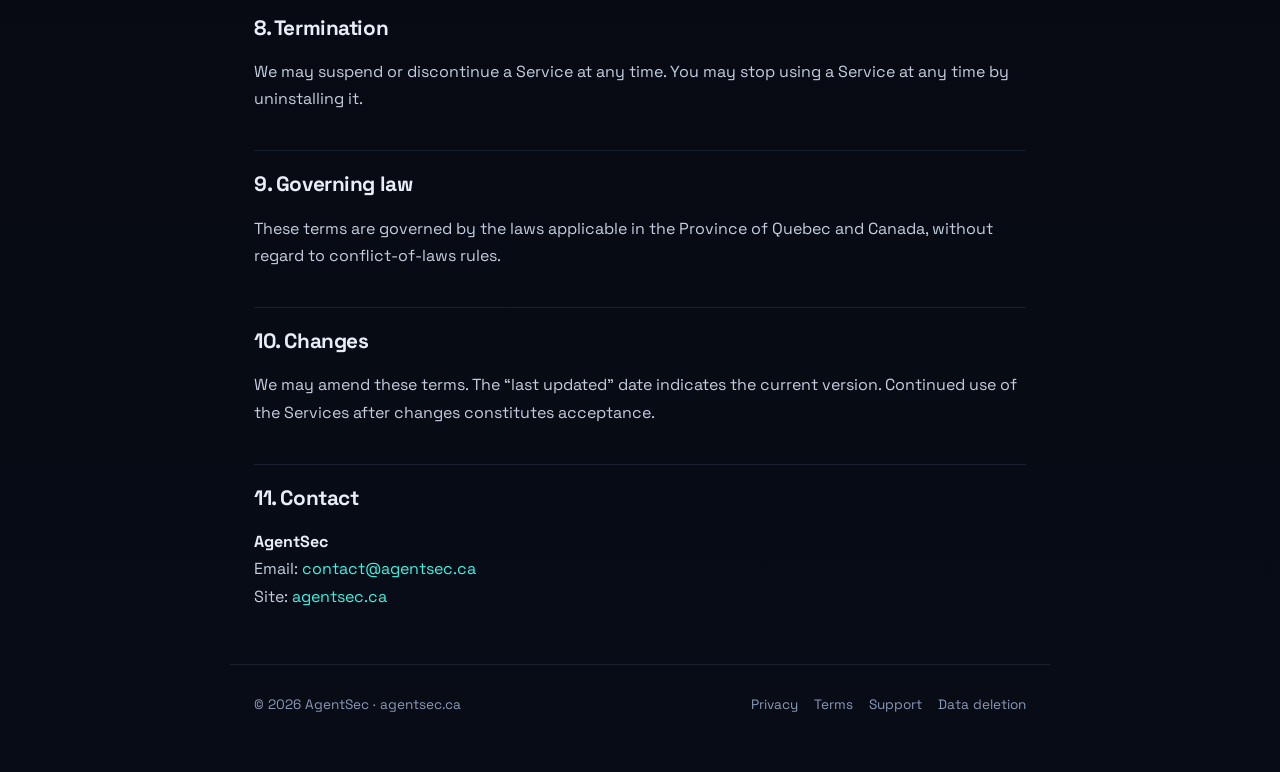
<file: en/terms.html>
<!DOCTYPE html>
<html lang="en">
<head>
  <meta charset="UTF-8" />
  <meta name="viewport" content="width=device-width, initial-scale=1.0" />
  <title>Terms of Use — AgentSec</title>
  <meta name="description" content="Terms of use for the applications and games published by AgentSec on Google Play." />
  <meta name="robots" content="index, follow" />
  <link rel="alternate" hreflang="fr" href="https://agentsec.ca/terms.html" />
  <link rel="alternate" hreflang="en" href="https://agentsec.ca/en/terms.html" />
  <link rel="icon" href="data:image/svg+xml,&lt;svg xmlns='http://www.w3.org/2000/svg' viewBox='0 0 100 100'&gt;&lt;text y='.9em' font-size='90'&gt;🛡️&lt;/text&gt;&lt;/svg&gt;" />
  <link rel="preconnect" href="https://fonts.googleapis.com" />
  <link rel="preconnect" href="https://fonts.gstatic.com" crossorigin />
  <link href="https://fonts.googleapis.com/css2?family=Space+Grotesk:wght@400;500;600;700&family=JetBrains+Mono:wght@400;500&display=swap" rel="stylesheet" />
  <link rel="stylesheet" href="/legal.css" />
</head>
<body>
  <header class="topbar">
    <div class="row">
      <a class="brand" href="/en/"><span class="mark">🛡️</span> Agent<b>Sec</b></a>
      <span style="display:flex;gap:18px;align-items:center">
        <a class="back" href="/terms.html" hreflang="fr">FR</a>
        <a class="back" href="/en/">← Home</a>
      </span>
    </div>
  </header>

  <main class="doc">
    <h1>Terms of Use</h1>
    <p class="meta">Last updated: June 21, 2026</p>

    <p class="lead">These terms govern your use of the applications and games published by <strong>AgentSec</strong>
      on Google&nbsp;Play (the “Services”).</p>

    <h2>1. Acceptance</h2>
    <p>By downloading, installing or using any of our Services, you accept these terms. If you do not accept them,
      do not use the Services.</p>

    <h2>2. License to use</h2>
    <p>We grant you a personal, limited, non-exclusive, non-transferable and revocable license to use our Services
      for personal, non-commercial purposes, in accordance with these terms and the
      <a href="https://play.google.com/about/play-terms/" target="_blank" rel="noopener">Google&nbsp;Play Terms of Service</a>.</p>

    <h2>3. Restrictions</h2>
    <p>You agree not to:</p>
    <ul>
      <li>copy, modify, distribute, sell or rent any part of the Services;</li>
      <li>reverse engineer or attempt to extract the source code, except where the law expressly allows;</li>
      <li>circumvent, disable or interfere with security features;</li>
      <li>use the Services for unlawful or unauthorized purposes.</li>
    </ul>

    <h2>4. Intellectual property</h2>
    <p>The Services, their content, graphics, code and trademarks remain the property of AgentSec or its licensors.
      No rights are granted beyond the license to use above.</p>

    <h2>5. Purchases and billing</h2>
    <p>If a Service offers in-app purchases or paid content, transactions are processed by Google&nbsp;Play and
      subject to its terms. Any refunds are governed by the
      <a href="https://support.google.com/googleplay/answer/2479637" target="_blank" rel="noopener">Google&nbsp;Play refund policy</a>.</p>

    <h2>6. Disclaimer of warranties</h2>
    <p>The Services are provided “as is” and “as available”, without warranty of any kind, express or implied,
      including fitness for a particular purpose or uninterrupted, error-free operation.</p>

    <h2>7. Limitation of liability</h2>
    <p>To the extent permitted by law, AgentSec shall not be liable for any indirect, incidental or consequential
      damages arising from the use of or inability to use the Services.</p>

    <h2>8. Termination</h2>
    <p>We may suspend or discontinue a Service at any time. You may stop using a Service at any time by uninstalling
      it.</p>

    <h2>9. Governing law</h2>
    <p>These terms are governed by the laws applicable in the Province of Quebec and Canada, without regard to
      conflict-of-laws rules.</p>

    <h2>10. Changes</h2>
    <p>We may amend these terms. The “last updated” date indicates the current version. Continued use of the
      Services after changes constitutes acceptance.</p>

    <h2>11. Contact</h2>
    <p><strong>AgentSec</strong><br />
      Email: <a href="mailto:contact@agentsec.ca">contact@agentsec.ca</a><br />
      Site: <a href="https://agentsec.ca/en/">agentsec.ca</a></p>
  </main>

  <footer class="legal-footer">
    <span>© 2026 AgentSec · agentsec.ca</span>
    <nav>
      <a href="/en/privacy.html">Privacy</a>
      <a href="/en/terms.html">Terms</a>
      <a href="/en/support.html">Support</a>
      <a href="/en/delete-data.html">Data deletion</a>
    </nav>
  </footer>
</body>
</html>
</file>
<file: legal.css>
:root {
  --bg: #05070d; --bg2: #080c16; --text: #e8eef9; --muted: #8a99b8; --faint: #5a6b8c;
  --cyan: #3ef2e3; --green: #3ddc97; --violet: #8b7cff;
  --border: rgba(140,160,200,0.14); --glass: rgba(20,28,46,0.55);
}
* { box-sizing: border-box; margin: 0; padding: 0; }
html { scroll-behavior: smooth; }
body {
  font-family: "Space Grotesk", -apple-system, BlinkMacSystemFont, "Segoe UI", sans-serif;
  background: linear-gradient(180deg, var(--bg), var(--bg2));
  color: var(--text); line-height: 1.7; -webkit-font-smoothing: antialiased; min-height: 100vh;
}
code, .mono { font-family: "JetBrains Mono", monospace; font-size: .9em; color: var(--cyan); }
a { color: var(--cyan); text-decoration: none; }
a:hover { text-decoration: underline; }

.topbar { position: sticky; top: 0; z-index: 10; backdrop-filter: blur(14px); -webkit-backdrop-filter: blur(14px); background: rgba(5,7,13,.6); border-bottom: 1px solid var(--border); }
.topbar .row { max-width: 820px; margin: 0 auto; padding: 0 24px; height: 62px; display: flex; align-items: center; justify-content: space-between; }
.brand { display: flex; align-items: center; gap: 10px; font-weight: 700; font-size: 1.1rem; letter-spacing: -.02em; color: var(--text); }
.brand:hover { text-decoration: none; }
.brand .mark { width: 28px; height: 28px; display: grid; place-items: center; border-radius: 8px; background: linear-gradient(135deg, var(--cyan), var(--violet)); box-shadow: 0 0 16px rgba(62,242,227,.4); font-size: 15px; }
.brand b { background: linear-gradient(90deg, var(--cyan), var(--green)); -webkit-background-clip: text; background-clip: text; color: transparent; }
.topbar .back { color: var(--muted); font-size: .9rem; }
.topbar .back:hover { color: var(--cyan); text-decoration: none; }

.doc { max-width: 820px; margin: 0 auto; padding: 54px 24px 40px; }
.doc h1 { font-size: clamp(1.9rem, 5vw, 2.6rem); letter-spacing: -.03em; margin-bottom: 10px; }
.doc .meta { color: var(--faint); font-family: "JetBrains Mono", monospace; font-size: .82rem; margin-bottom: 34px; }
.doc h2 { font-size: 1.3rem; letter-spacing: -.02em; margin: 38px 0 12px; padding-top: 16px; border-top: 1px solid var(--border); }
.doc h3 { font-size: 1.05rem; margin: 22px 0 8px; color: var(--text); }
.doc p, .doc li { color: #c4cee0; font-size: 1rem; }
.doc p { margin-bottom: 14px; }
.doc ul, .doc ol { margin: 0 0 16px 22px; }
.doc li { margin-bottom: 7px; }
.doc strong { color: var(--text); }
.lead { font-size: 1.12rem !important; color: var(--muted) !important; margin-bottom: 8px; }
.callout { background: var(--glass); border: 1px solid var(--border); border-left: 3px solid var(--cyan); border-radius: 10px; padding: 16px 18px; margin: 18px 0; font-size: .95rem; color: var(--muted); }
.callout strong { color: var(--text); }

table { width: 100%; border-collapse: collapse; margin: 8px 0 20px; font-size: .92rem; }
th, td { text-align: left; padding: 10px 12px; border: 1px solid var(--border); vertical-align: top; }
th { background: rgba(255,255,255,.03); color: var(--text); font-weight: 600; }
td { color: #c4cee0; }

.legal-footer { max-width: 820px; margin: 0 auto; padding: 28px 24px 56px; border-top: 1px solid var(--border); color: var(--muted); font-size: .85rem; display: flex; gap: 18px; flex-wrap: wrap; align-items: center; justify-content: space-between; }
.legal-footer nav { display: flex; gap: 16px; flex-wrap: wrap; }
.legal-footer a { color: var(--muted); }
.legal-footer a:hover { color: var(--cyan); }
</file>
